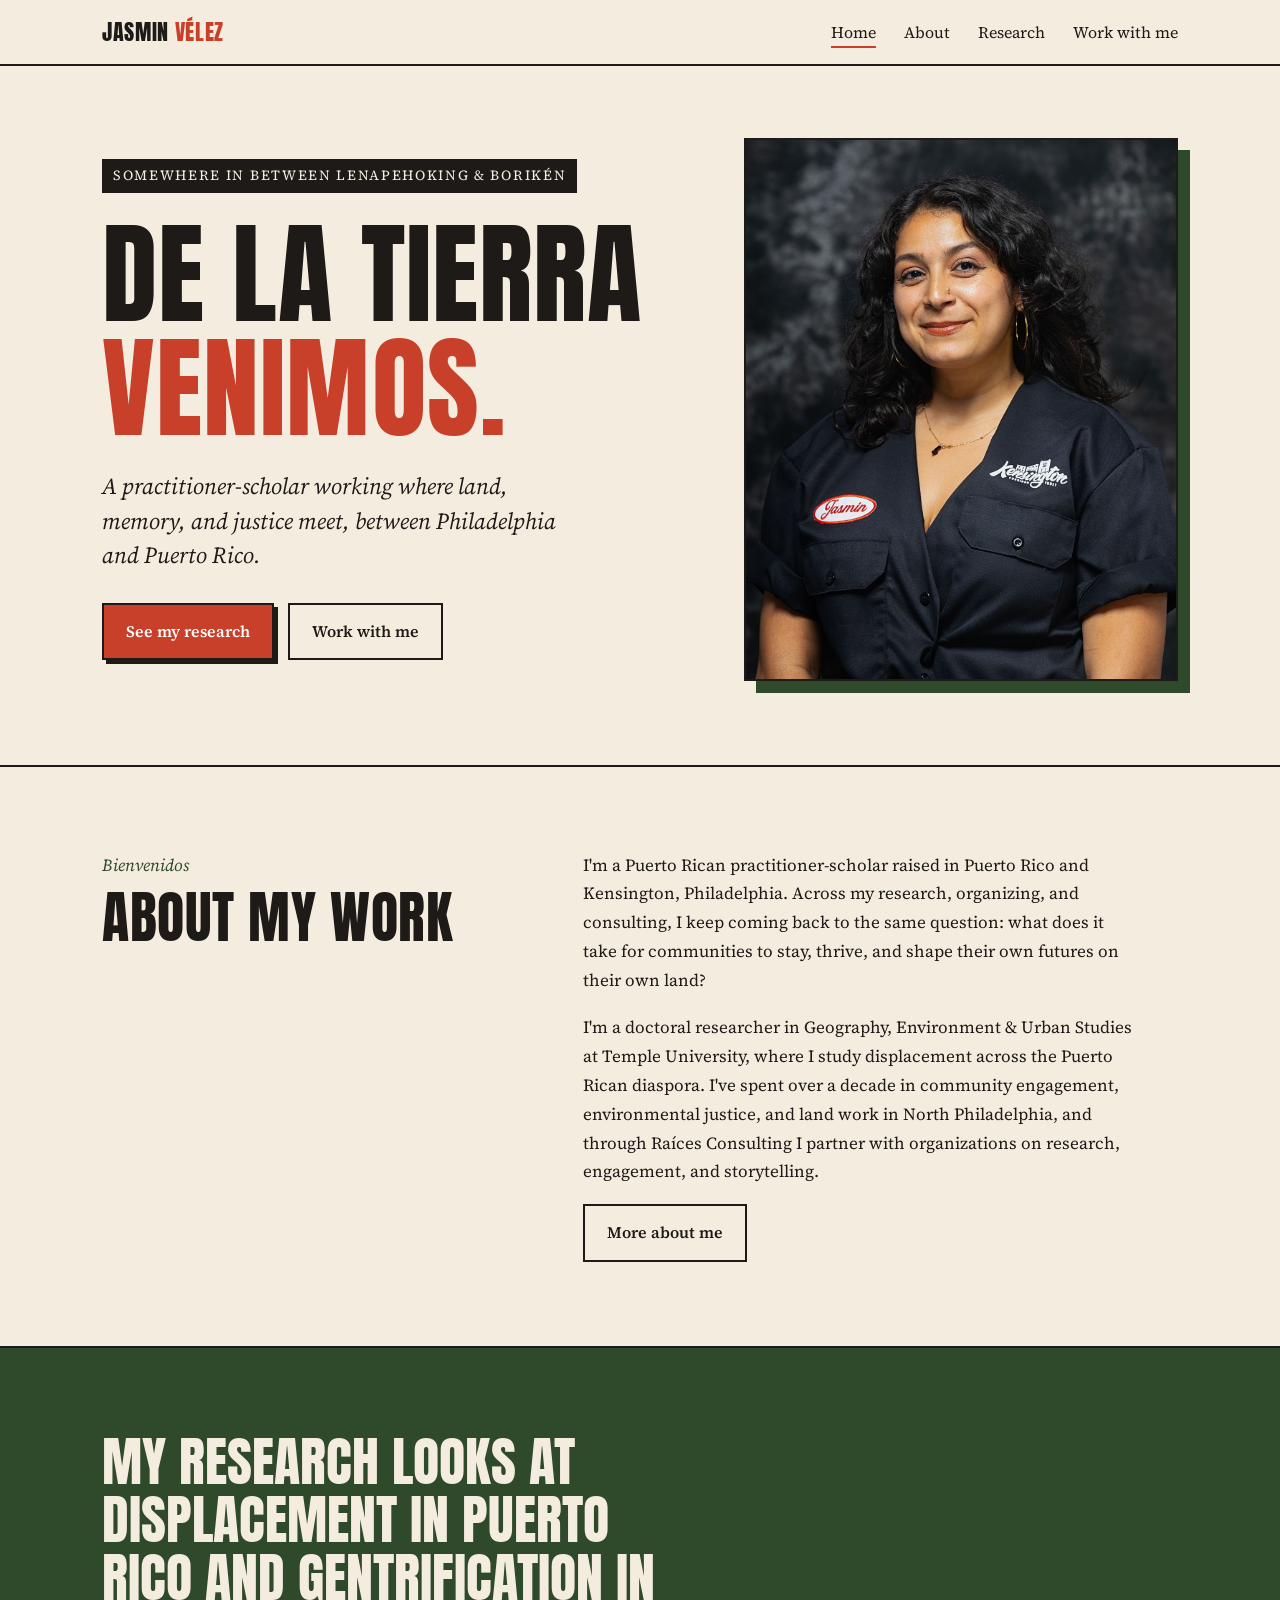
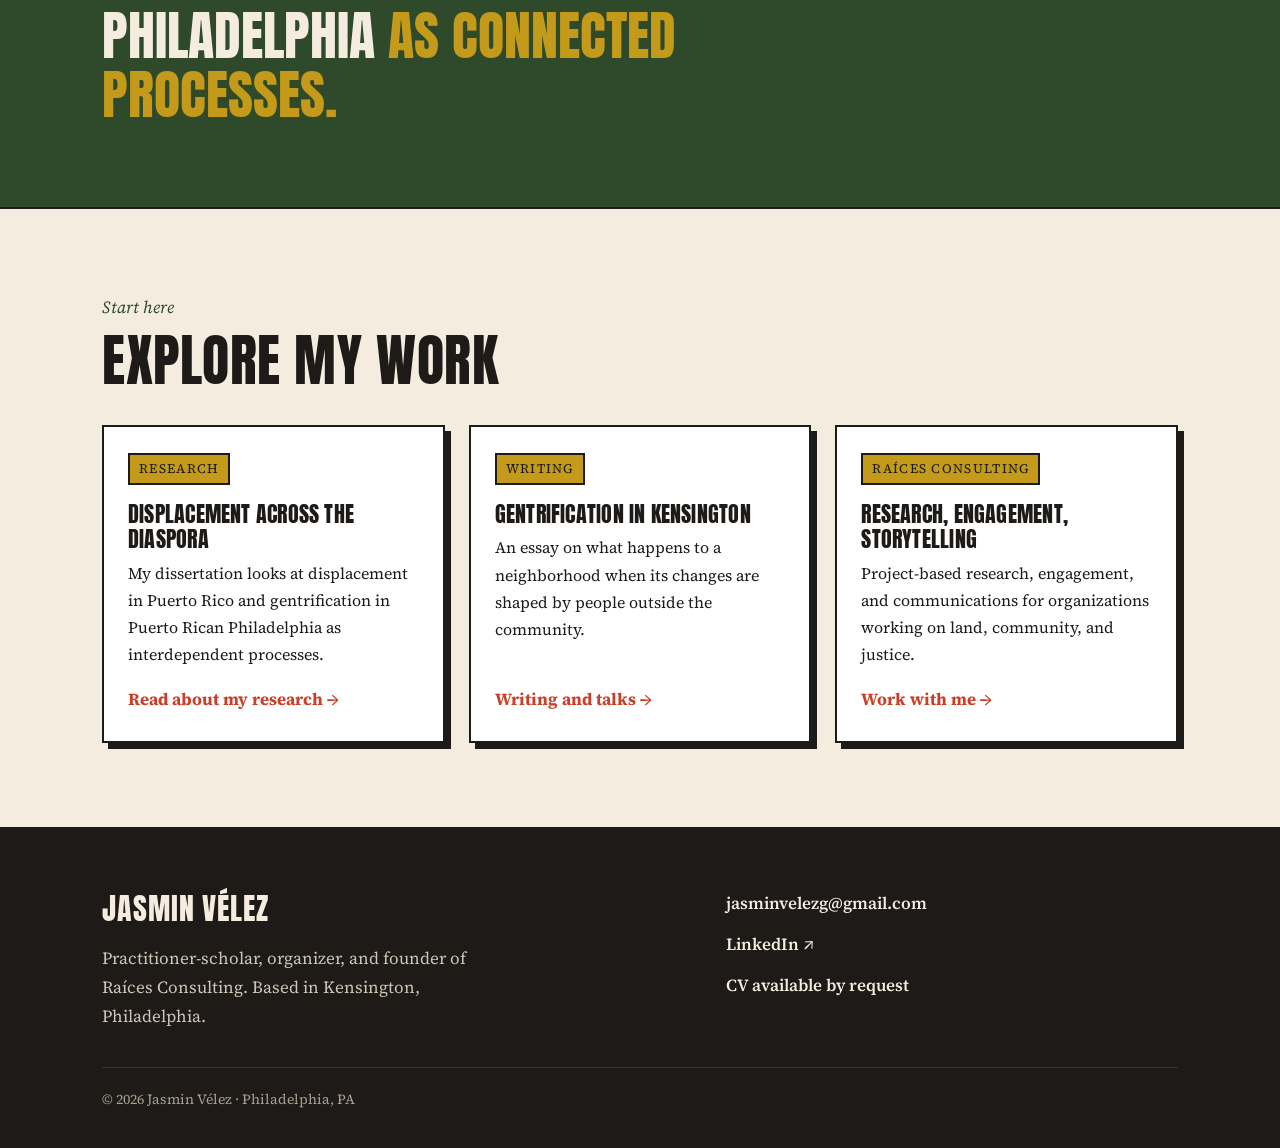
<file: index.html>
<!DOCTYPE html>
<html lang="en">
<head>
<meta charset="UTF-8">
<meta name="viewport" content="width=device-width, initial-scale=1.0">
<title>Jasmin Vélez · Practitioner-Scholar</title>
<meta name="description" content="Jasmin Vélez is a Puerto Rican practitioner-scholar researching land, displacement, and memory between Philadelphia and Puerto Rico.">
<meta property="og:title" content="Jasmin Vélez · Practitioner-Scholar">
<meta property="og:description" content="Research and organizing for land justice, between Kensington and Borikén.">
<meta property="og:image" content="https://www.jasminvelez.com/aboutme.JPG">
<meta property="og:url" content="https://www.jasminvelez.com/">
<link rel="icon" href="data:image/svg+xml,<svg xmlns='http://www.w3.org/2000/svg' viewBox='0 0 100 100'><rect width='100' height='100' fill='%23c8402a'/><text x='50' y='70' font-size='56' text-anchor='middle' fill='%23f4ecdf' font-family='Impact,sans-serif'>JV</text></svg>">
<link rel="preconnect" href="https://fonts.googleapis.com">
<link rel="preconnect" href="https://fonts.gstatic.com" crossorigin>
<link href="https://fonts.googleapis.com/css2?family=Anton&family=Source+Serif+4:ital,wght@0,400;0,600;0,700;1,400&display=swap" rel="stylesheet">
<link rel="stylesheet" href="style.css">
</head>
<body>
<a class="skip" href="#main">Skip to content</a>

<nav>
  <div class="wrap">
    <a href="index.html" class="logo">Jasmin <span>Vélez</span></a>
    <button class="menu-btn" aria-label="Open menu" aria-expanded="false">Menu</button>
    <ul class="links">
      <li><a href="index.html" class="active">Home</a></li>
      <li><a href="about.html">About</a></li>
      <li><a href="research.html">Research</a></li>
      <li><a href="work-with-me.html">Work with me</a></li>
    </ul>
  </div>
</nav>

<main id="main">

<header class="hero">
  <div class="wrap">
    <div>
      <span class="kicker">Somewhere in between Lenapehoking &amp; Borikén</span>
      <h1>De la tierra <em>venimos.</em></h1>
      <p class="lede">A practitioner-scholar working where land, memory, and justice meet, between Philadelphia and Puerto Rico.</p>
      <div class="btns">
        <a href="research.html" class="btn primary">See my research</a>
        <a href="work-with-me.html" class="btn">Work with me</a>
      </div>
    </div>
    <div class="portrait">
      <img src="aboutme.JPG" alt="Portrait of Jasmin Vélez">
    </div>
  </div>
</header>

<section>
  <div class="wrap two">
    <div>
      <span class="label">Bienvenidos</span>
      <h2>About my work</h2>
    </div>
    <div class="prose">
      <p>I'm a Puerto Rican practitioner-scholar raised in Puerto Rico and Kensington, Philadelphia. Across my research, organizing, and consulting, I keep coming back to the same question: what does it take for communities to stay, thrive, and shape their own futures on their own land?</p>
      <p>I'm a doctoral researcher in Geography, Environment &amp; Urban Studies at Temple University, where I study displacement across the Puerto Rican diaspora. I've spent over a decade in community engagement, environmental justice, and land work in North Philadelphia, and through Raíces Consulting I partner with organizations on research, engagement, and storytelling.</p>
      <a href="about.html" class="btn">More about me</a>
    </div>
  </div>
</section>

<section class="band-green">
  <div class="wrap">
    <p class="statement">My research looks at displacement in Puerto Rico and gentrification in Philadelphia <em>as connected processes.</em></p>
  </div>
</section>

<section>
  <div class="wrap">
    <span class="label">Start here</span>
    <h2>Explore my work</h2>
    <div class="cards">
      <a class="card" href="research.html">
        <span class="tag">Research</span>
        <h3>Displacement across the diaspora</h3>
        <p>My dissertation looks at displacement in Puerto Rico and gentrification in Puerto Rican Philadelphia as interdependent processes.</p>
        <span class="more">Read about my research →</span>
      </a>
      <a class="card" href="research.html#writing">
        <span class="tag">Writing</span>
        <h3>Gentrification in Kensington</h3>
        <p>An essay on what happens to a neighborhood when its changes are shaped by people outside the community.</p>
        <span class="more">Writing and talks →</span>
      </a>
      <a class="card" href="work-with-me.html">
        <span class="tag">Raíces Consulting</span>
        <h3>Research, engagement, storytelling</h3>
        <p>Project-based research, engagement, and communications for organizations working on land, community, and justice.</p>
        <span class="more">Work with me →</span>
      </a>
    </div>
  </div>
</section>

</main>

<footer>
  <div class="wrap">
    <div>
      <div class="logo">Jasmin Vélez</div>
      <p>Practitioner-scholar, organizer, and founder of Raíces Consulting. Based in Kensington, Philadelphia.</p>
    </div>
    <ul>
      <li><a href="mailto:jasminvelezg@gmail.com">jasminvelezg@gmail.com</a></li>
      <li><a href="https://www.linkedin.com/in/jasminvelez/" target="_blank" rel="noopener">LinkedIn ↗</a></li>
      <li><a href="mailto:jasminvelezg@gmail.com?subject=CV%20request">CV available by request</a></li>
    </ul>
    <div class="fine">© <span class="yr-now"></span> Jasmin Vélez · Philadelphia, PA</div>
  </div>
</footer>

<script>
  document.querySelectorAll('.yr-now').forEach(e => e.textContent = new Date().getFullYear());
  const btn = document.querySelector('.menu-btn'), links = document.querySelector('.links');
  btn.addEventListener('click', () => { const open = links.classList.toggle('open'); btn.setAttribute('aria-expanded', open); });
</script>
</body>
</html>
</file>
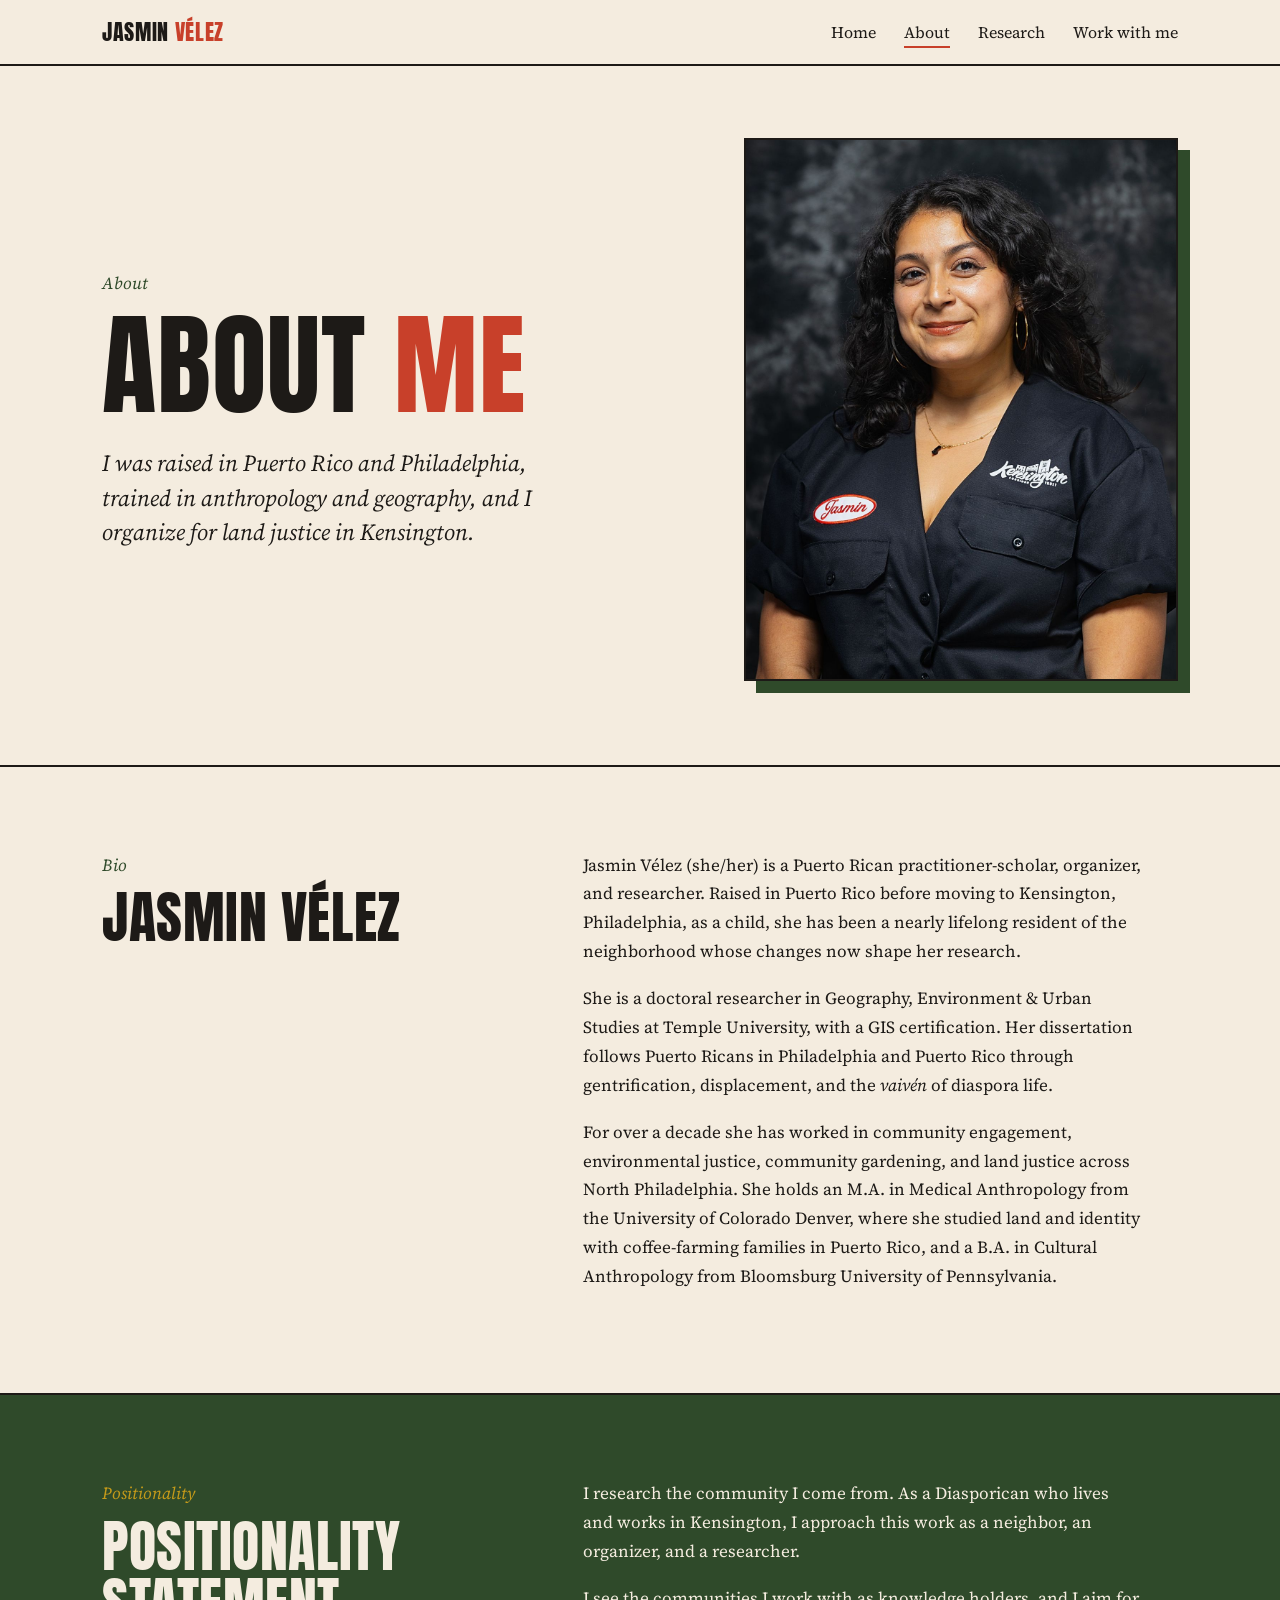
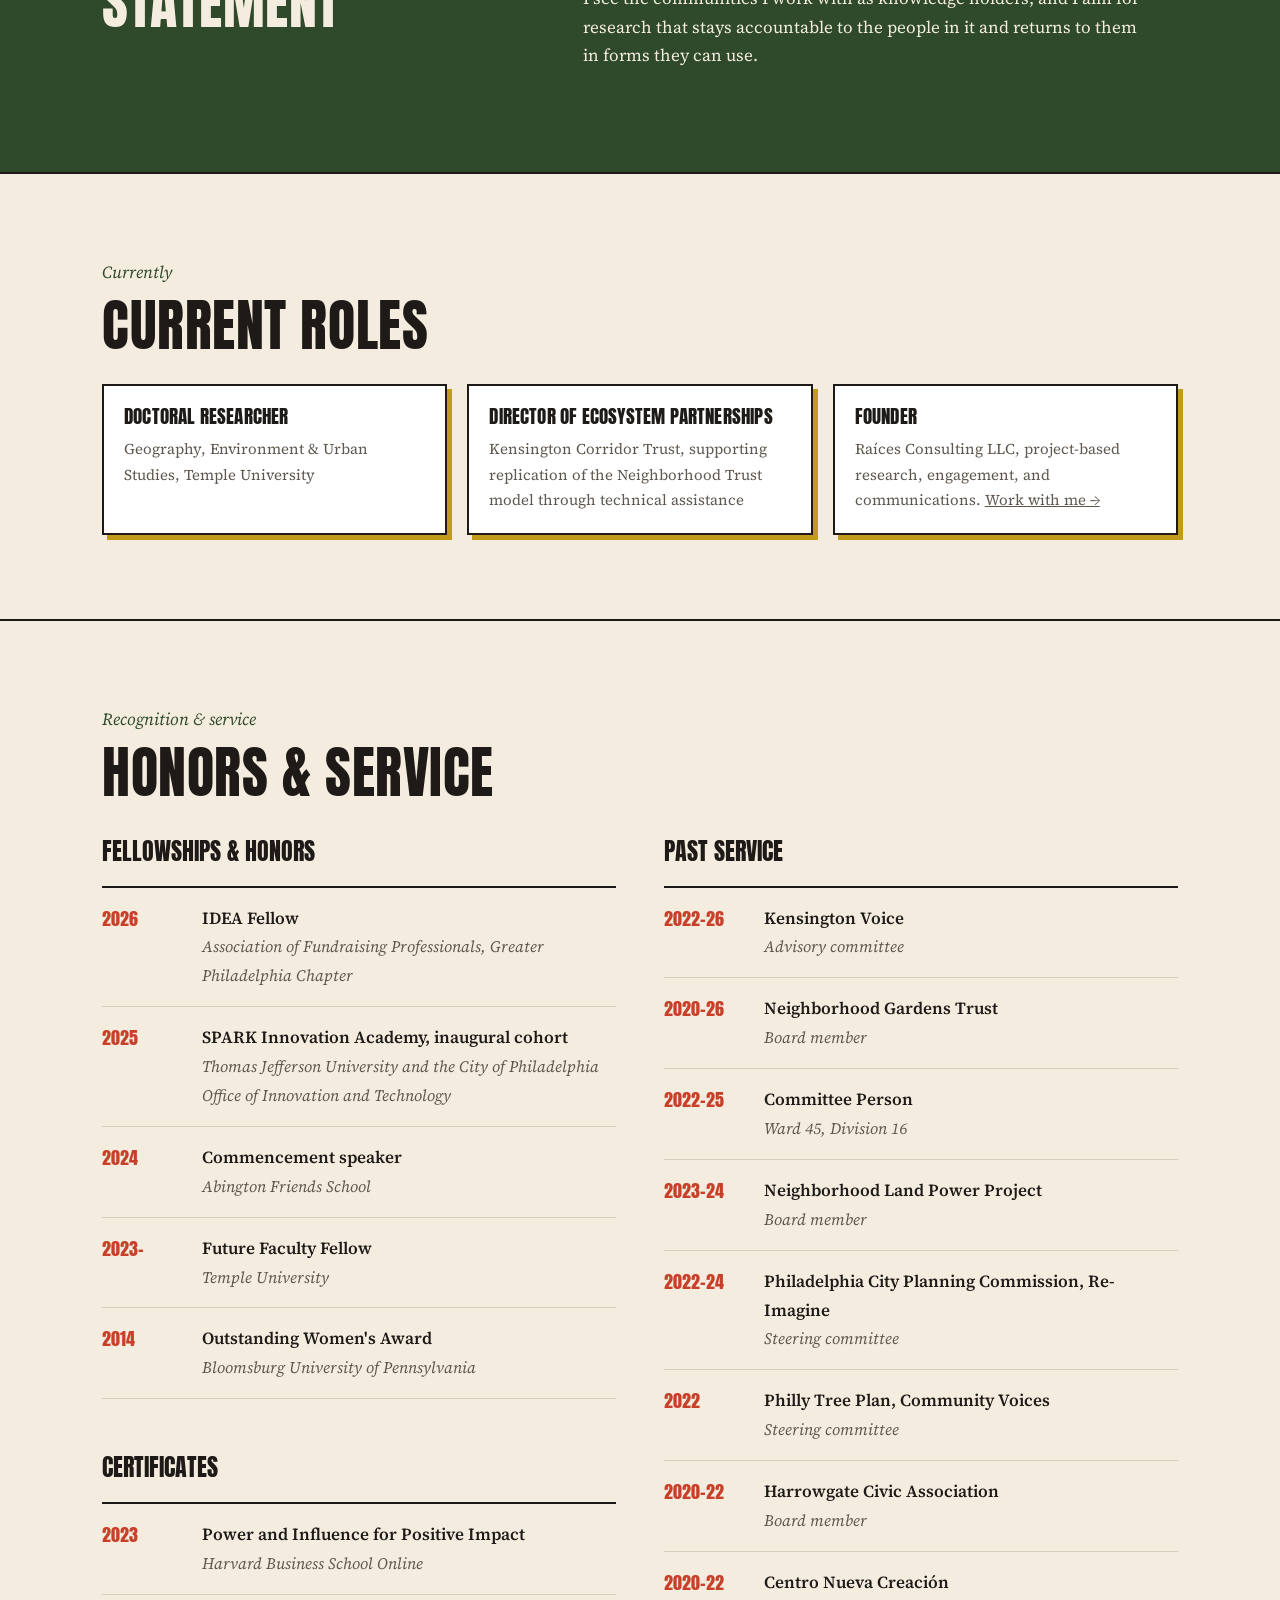
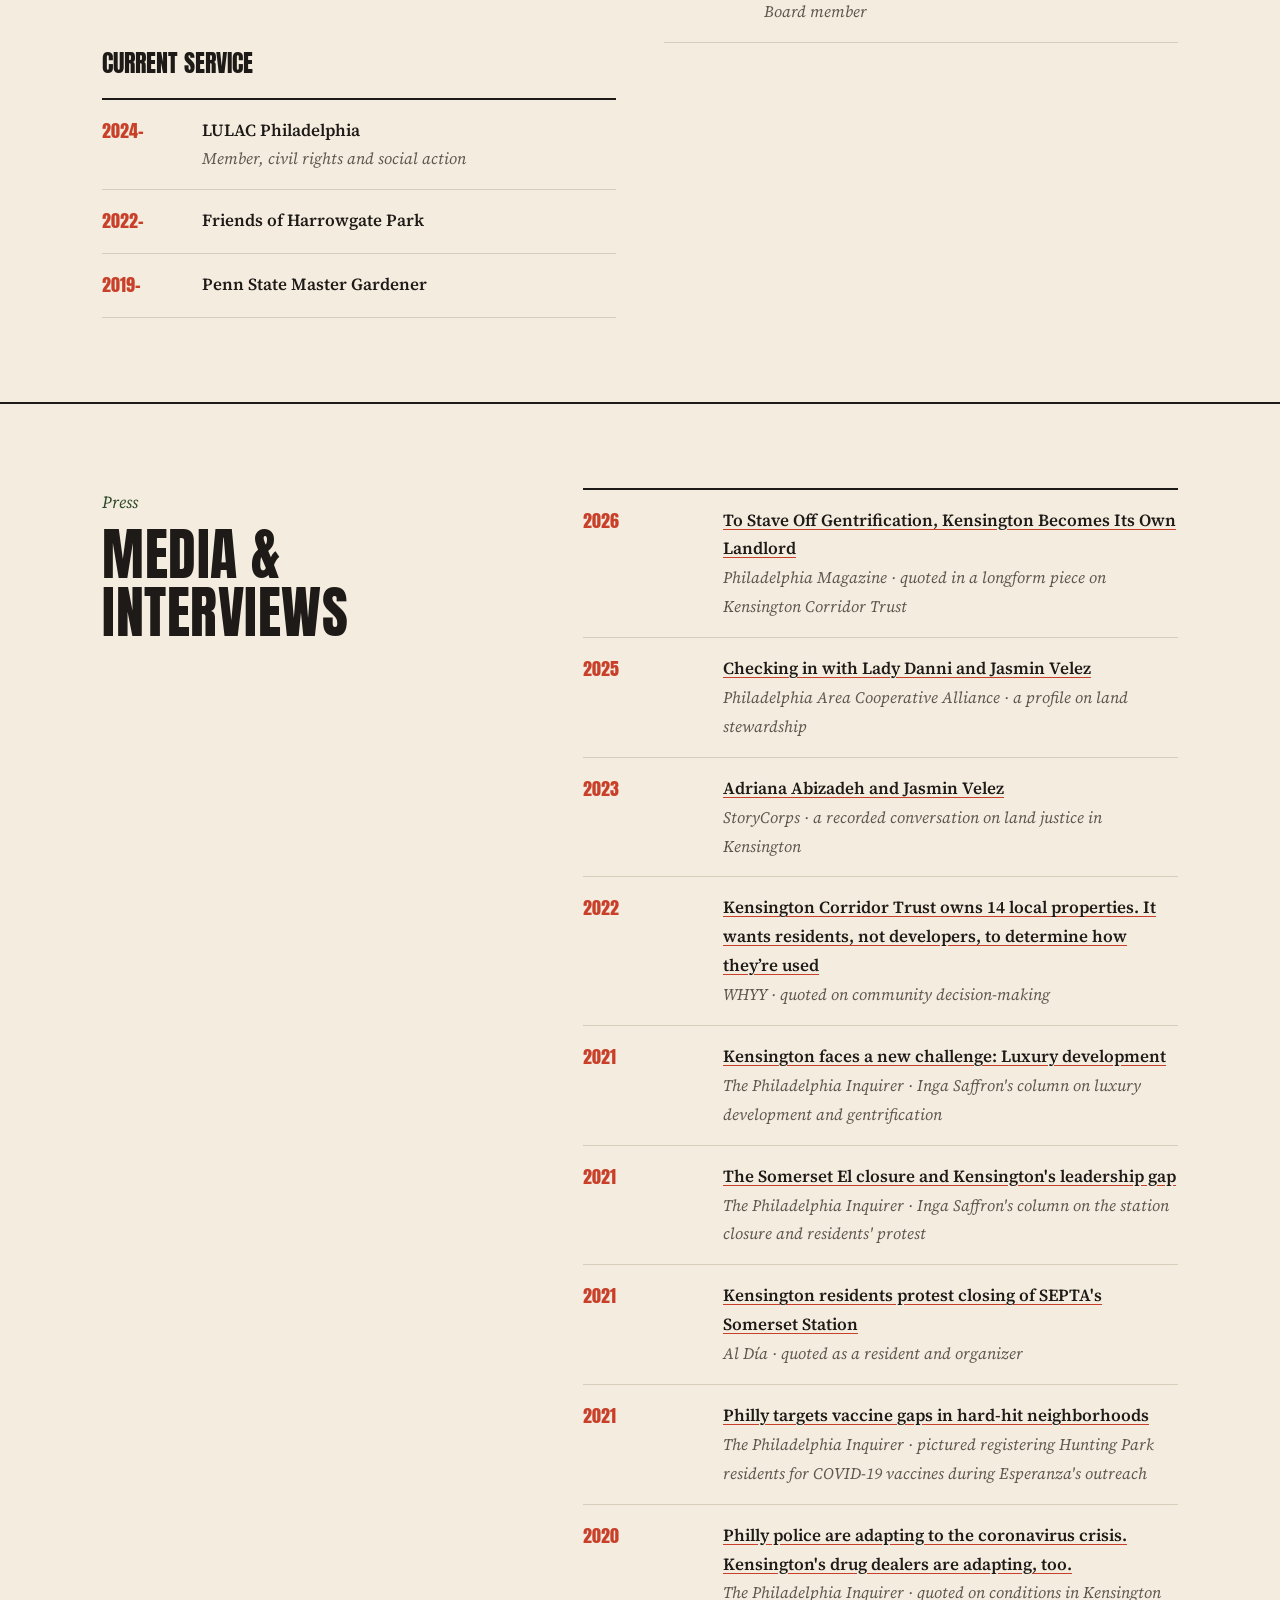
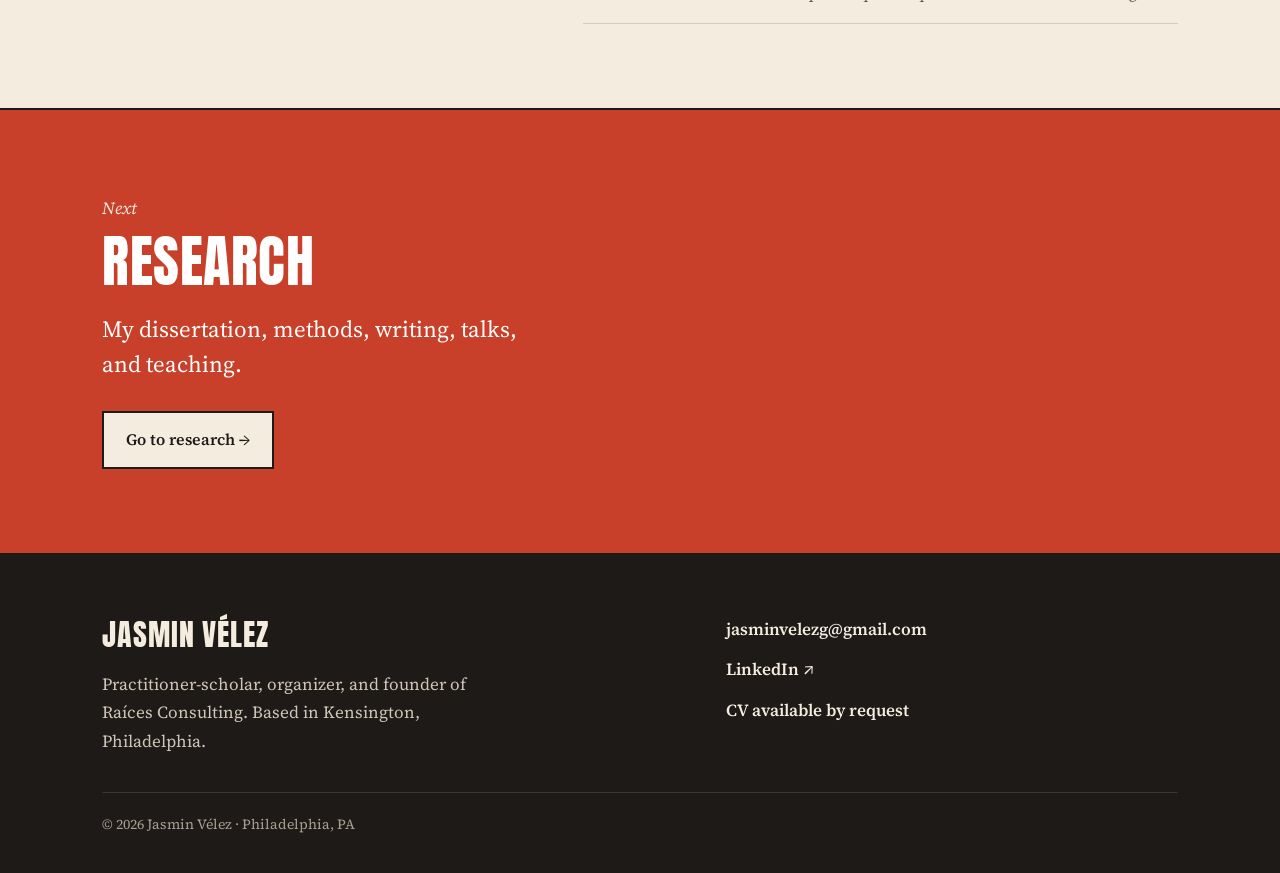
<file: about.html>
<!DOCTYPE html>
<html lang="en">
<head>
<meta charset="UTF-8">
<meta name="viewport" content="width=device-width, initial-scale=1.0">
<title>About · Jasmin Vélez</title>
<meta name="description" content="About Jasmin Vélez: Puerto Rican practitioner-scholar, organizer, and founder of Raíces Consulting, rooted in Kensington, Philadelphia.">
<meta property="og:title" content="About · Jasmin Vélez">
<meta property="og:image" content="https://www.jasminvelez.com/aboutme.JPG">
<link rel="icon" href="data:image/svg+xml,<svg xmlns='http://www.w3.org/2000/svg' viewBox='0 0 100 100'><rect width='100' height='100' fill='%23c8402a'/><text x='50' y='70' font-size='56' text-anchor='middle' fill='%23f4ecdf' font-family='Impact,sans-serif'>JV</text></svg>">
<link rel="preconnect" href="https://fonts.googleapis.com">
<link rel="preconnect" href="https://fonts.gstatic.com" crossorigin>
<link href="https://fonts.googleapis.com/css2?family=Anton&family=Source+Serif+4:ital,wght@0,400;0,600;0,700;1,400&display=swap" rel="stylesheet">
<link rel="stylesheet" href="style.css">
</head>
<body>
<a class="skip" href="#main">Skip to content</a>

<nav>
  <div class="wrap">
    <a href="index.html" class="logo">Jasmin <span>Vélez</span></a>
    <button class="menu-btn" aria-label="Open menu" aria-expanded="false">Menu</button>
    <ul class="links">
      <li><a href="index.html">Home</a></li>
      <li><a href="about.html" class="active">About</a></li>
      <li><a href="research.html">Research</a></li>
      <li><a href="work-with-me.html">Work with me</a></li>
    </ul>
  </div>
</nav>

<main id="main">

<header class="hero">
  <div class="wrap">
    <div>
      <span class="label">About</span>
      <h1>About <em>me</em></h1>
      <p class="lede">I was raised in Puerto Rico and Philadelphia, trained in anthropology and geography, and I organize for land justice in Kensington.</p>
    </div>
    <div class="portrait">
      <img src="aboutme.JPG" alt="Portrait of Jasmin Vélez">
    </div>
  </div>
</header>

<section>
  <div class="wrap two">
    <div>
      <span class="label">Bio</span>
      <h2>Jasmin Vélez</h2>
    </div>
    <div class="prose">
      <p>Jasmin Vélez (she/her) is a Puerto Rican practitioner-scholar, organizer, and researcher. Raised in Puerto Rico before moving to Kensington, Philadelphia, as a child, she has been a nearly lifelong resident of the neighborhood whose changes now shape her research.</p>
      <p>She is a doctoral researcher in Geography, Environment &amp; Urban Studies at Temple University, with a GIS certification. Her dissertation follows Puerto Ricans in Philadelphia and Puerto Rico through gentrification, displacement, and the <em>vaivén</em> of diaspora life.</p>
      <p>For over a decade she has worked in community engagement, environmental justice, community gardening, and land justice across North Philadelphia. She holds an M.A. in Medical Anthropology from the University of Colorado Denver, where she studied land and identity with coffee-farming families in Puerto Rico, and a B.A. in Cultural Anthropology from Bloomsburg University of Pennsylvania.</p>
    </div>
  </div>
</section>

<section class="band-green">
  <div class="wrap two">
    <div>
      <span class="label">Positionality</span>
      <h2>Positionality statement</h2>
    </div>
    <div class="prose">
      <!-- DRAFT: rewrite this in your own words -->
      <p>I research the community I come from. As a Diasporican who lives and works in Kensington, I approach this work as a neighbor, an organizer, and a researcher.</p>
      <p>I see the communities I work with as knowledge holders, and I aim for research that stays accountable to the people in it and returns to them in forms they can use.</p>
    </div>
  </div>
</section>

<section>
  <div class="wrap">
    <span class="label">Currently</span>
    <h2>Current roles</h2>
    <div class="roles">
      <div class="role">
        <h3>Doctoral researcher</h3>
        <p>Geography, Environment &amp; Urban Studies, Temple University</p>
      </div>
      <div class="role">
        <h3>Director of Ecosystem Partnerships</h3>
        <p>Kensington Corridor Trust, supporting replication of the Neighborhood Trust model through technical assistance</p>
      </div>
      <div class="role">
        <h3>Founder</h3>
        <p>Raíces Consulting LLC, project-based research, engagement, and communications. <a href="work-with-me.html">Work with me →</a></p>
      </div>
    </div>
  </div>
</section>

<section>
  <div class="wrap">
    <span class="label">Recognition &amp; service</span>
    <h2>Honors &amp; service</h2>
    <div class="cols2">
    <div>
      <p class="subhead">Fellowships &amp; honors</p>
      <ul class="list">
        <li><span class="yr">2026</span><div><strong>IDEA Fellow</strong><span class="where">Association of Fundraising Professionals, Greater Philadelphia Chapter</span></div></li>
        <li><span class="yr">2025</span><div><strong>SPARK Innovation Academy, inaugural cohort</strong><span class="where">Thomas Jefferson University and the City of Philadelphia Office of Innovation and Technology</span></div></li>
        <li><span class="yr">2024</span><div><strong>Commencement speaker</strong><span class="where">Abington Friends School</span></div></li>
        <li><span class="yr">2023–</span><div><strong>Future Faculty Fellow</strong><span class="where">Temple University</span></div></li>
        <li><span class="yr">2014</span><div><strong>Outstanding Women's Award</strong><span class="where">Bloomsburg University of Pennsylvania</span></div></li>
      </ul>

      <p class="subhead">Certificates</p>
      <ul class="list">
        <li><span class="yr">2023</span><div><strong>Power and Influence for Positive Impact</strong><span class="where">Harvard Business School Online</span></div></li>
      </ul>

      <p class="subhead">Current service</p>
      <ul class="list">
        <li><span class="yr">2024–</span><div><strong>LULAC Philadelphia</strong><span class="where">Member, civil rights and social action</span></div></li>
        <li><span class="yr">2022–</span><div><strong>Friends of Harrowgate Park</strong></div></li>
        <li><span class="yr">2019–</span><div><strong>Penn State Master Gardener</strong></div></li>
      </ul>
    </div>
    <div>
      <p class="subhead">Past service</p>
      <ul class="list">
        <li><span class="yr">2022–26</span><div><strong>Kensington Voice</strong><span class="where">Advisory committee</span></div></li>
        <li><span class="yr">2020–26</span><div><strong>Neighborhood Gardens Trust</strong><span class="where">Board member</span></div></li>
        <li><span class="yr">2022–25</span><div><strong>Committee Person</strong><span class="where">Ward 45, Division 16</span></div></li>
        <li><span class="yr">2023–24</span><div><strong>Neighborhood Land Power Project</strong><span class="where">Board member</span></div></li>
        <li><span class="yr">2022–24</span><div><strong>Philadelphia City Planning Commission, Re-Imagine</strong><span class="where">Steering committee</span></div></li>
        <li><span class="yr">2022</span><div><strong>Philly Tree Plan, Community Voices</strong><span class="where">Steering committee</span></div></li>
        <li><span class="yr">2020–22</span><div><strong>Harrowgate Civic Association</strong><span class="where">Board member</span></div></li>
        <li><span class="yr">2020–22</span><div><strong>Centro Nueva Creación</strong><span class="where">Board member</span></div></li>
      </ul>
    </div>
    </div>
  </div>
</section>

<section id="media">
  <div class="wrap two">
    <div>
      <span class="label">Press</span>
      <h2>Media &amp; interviews</h2>
    </div>
    <ul class="list">
      <li><span class="yr">2026</span><div><a href="https://www.phillymag.com/news/2026/02/06/kensington-corridor-trust/" target="_blank" rel="noopener"><strong>To Stave Off Gentrification, Kensington Becomes Its Own Landlord</strong></a><span class="where">Philadelphia Magazine · quoted in a longform piece on Kensington Corridor Trust</span></div></li>
      <li><span class="yr">2025</span><div><a href="https://philadelphia.coop/whats-happening-in-our-solidarity-economy-ecosystem-checking-in-with-lady-danni-and-jasmin-velez/" target="_blank" rel="noopener"><strong>Checking in with Lady Danni and Jasmin Velez</strong></a><span class="where">Philadelphia Area Cooperative Alliance · a profile on land stewardship</span></div></li>
      <li><span class="yr">2023</span><div><a href="https://archive.storycorps.org/interviews/adriana-abizadeh-and-jasmin-velez/" target="_blank" rel="noopener"><strong>Adriana Abizadeh and Jasmin Velez</strong></a><span class="where">StoryCorps · a recorded conversation on land justice in Kensington</span></div></li>
      <li><span class="yr">2022</span><div><a href="https://whyy.org/articles/kensington-corridor-trust-14-local-properties-residents-input/" target="_blank" rel="noopener"><strong>Kensington Corridor Trust owns 14 local properties. It wants residents, not developers, to determine how they’re used</strong></a><span class="where">WHYY · quoted on community decision-making</span></div></li>
      <li><span class="yr">2021</span><div><a href="https://www.inquirer.com/real-estate/inga-saffron/kensington-gentrification-shift-capital-drugs-opioids-impact-services-neighborhood-development-housing-maken-fels-fund-inga-saffron-20210210.html" target="_blank" rel="noopener"><strong>Kensington faces a new challenge: Luxury development</strong></a><span class="where">The Philadelphia Inquirer · Inga Saffron's column on luxury development and gentrification</span></div></li>
      <li><span class="yr">2021</span><div><a href="https://www.inquirer.com/real-estate/inga-saffron/septa-mayor-kenney-market-frankford-el-somerset-station-closure-opioid-crisis-leadership-governance-failure-20210328.html" target="_blank" rel="noopener"><strong>The Somerset El closure and Kensington's leadership gap</strong></a><span class="where">The Philadelphia Inquirer · Inga Saffron's column on the station closure and residents' protest</span></div></li>
      <li><span class="yr">2021</span><div><a href="https://aldianews.com/politics/policy/safety-and-solutions-now" target="_blank" rel="noopener"><strong>Kensington residents protest closing of SEPTA's Somerset Station</strong></a><span class="where">Al Día · quoted as a resident and organizer</span></div></li>
      <li><span class="yr">2021</span><div><a href="https://www.inquirer.com/news/philadelphia-covid-vaccine-zip-codes-20210402.html" target="_blank" rel="noopener"><strong>Philly targets vaccine gaps in hard-hit neighborhoods</strong></a><span class="where">The Philadelphia Inquirer · pictured registering Hunting Park residents for COVID-19 vaccines during Esperanza's outreach</span></div></li>
      <li><span class="yr">2020</span><div><a href="https://www.inquirer.com/news/philadelphia-police-narcotics-drugs-kensington-danielle-outlaw-20200403.html" target="_blank" rel="noopener"><strong>Philly police are adapting to the coronavirus crisis. Kensington's drug dealers are adapting, too.</strong></a><span class="where">The Philadelphia Inquirer · quoted on conditions in Kensington</span></div></li>
    </ul>
  </div>
</section>

<section class="band-red">
  <div class="wrap">
    <span class="label">Next</span>
    <h2>Research</h2>
    <p class="lede">My dissertation, methods, writing, talks, and teaching.</p>
    <div class="btns"><a href="research.html" class="btn">Go to research →</a></div>
  </div>
</section>

</main>

<footer>
  <div class="wrap">
    <div>
      <div class="logo">Jasmin Vélez</div>
      <p>Practitioner-scholar, organizer, and founder of Raíces Consulting. Based in Kensington, Philadelphia.</p>
    </div>
    <ul>
      <li><a href="mailto:jasminvelezg@gmail.com">jasminvelezg@gmail.com</a></li>
      <li><a href="https://www.linkedin.com/in/jasminvelez/" target="_blank" rel="noopener">LinkedIn ↗</a></li>
      <li><a href="mailto:jasminvelezg@gmail.com?subject=CV%20request">CV available by request</a></li>
    </ul>
    <div class="fine">© <span class="yr-now"></span> Jasmin Vélez · Philadelphia, PA</div>
  </div>
</footer>

<script>
  document.querySelectorAll('.yr-now').forEach(e => e.textContent = new Date().getFullYear());
  const btn = document.querySelector('.menu-btn'), links = document.querySelector('.links');
  btn.addEventListener('click', () => { const open = links.classList.toggle('open'); btn.setAttribute('aria-expanded', open); });
</script>
</body>
</html>
</file>
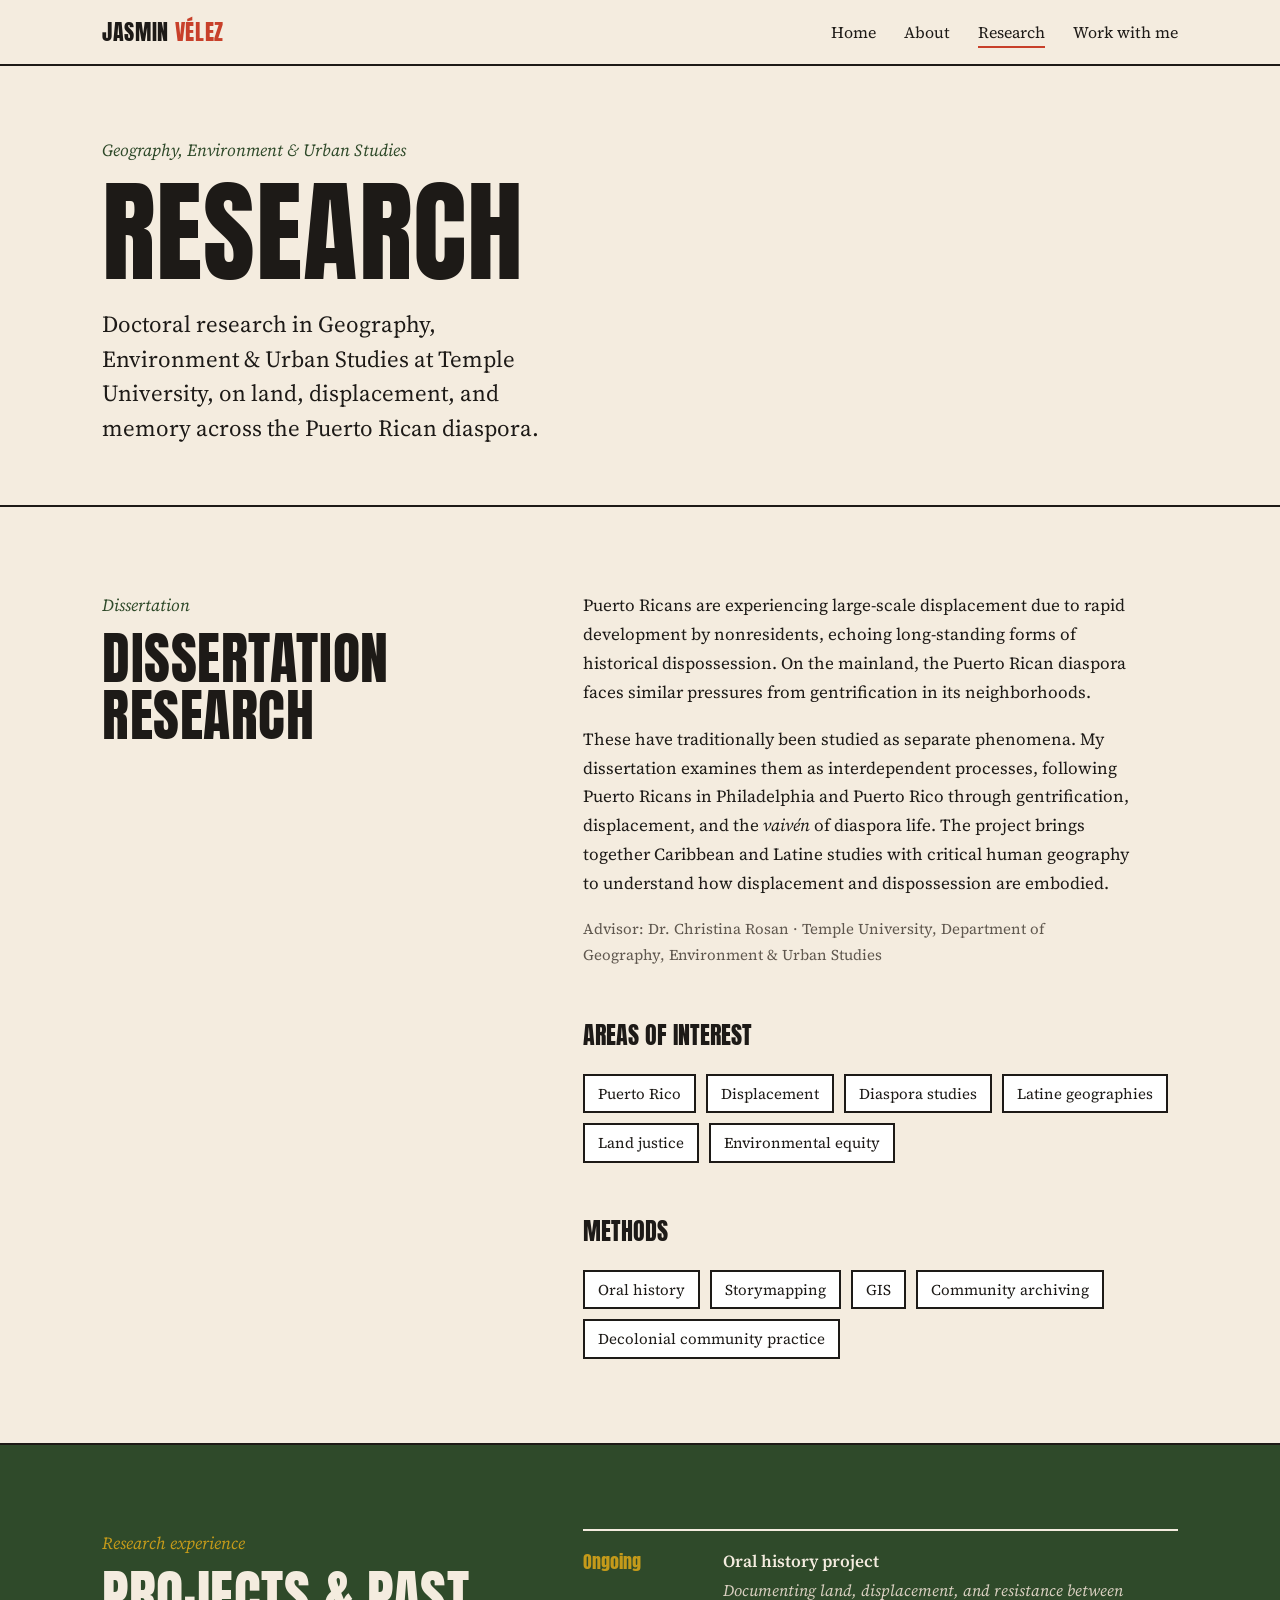
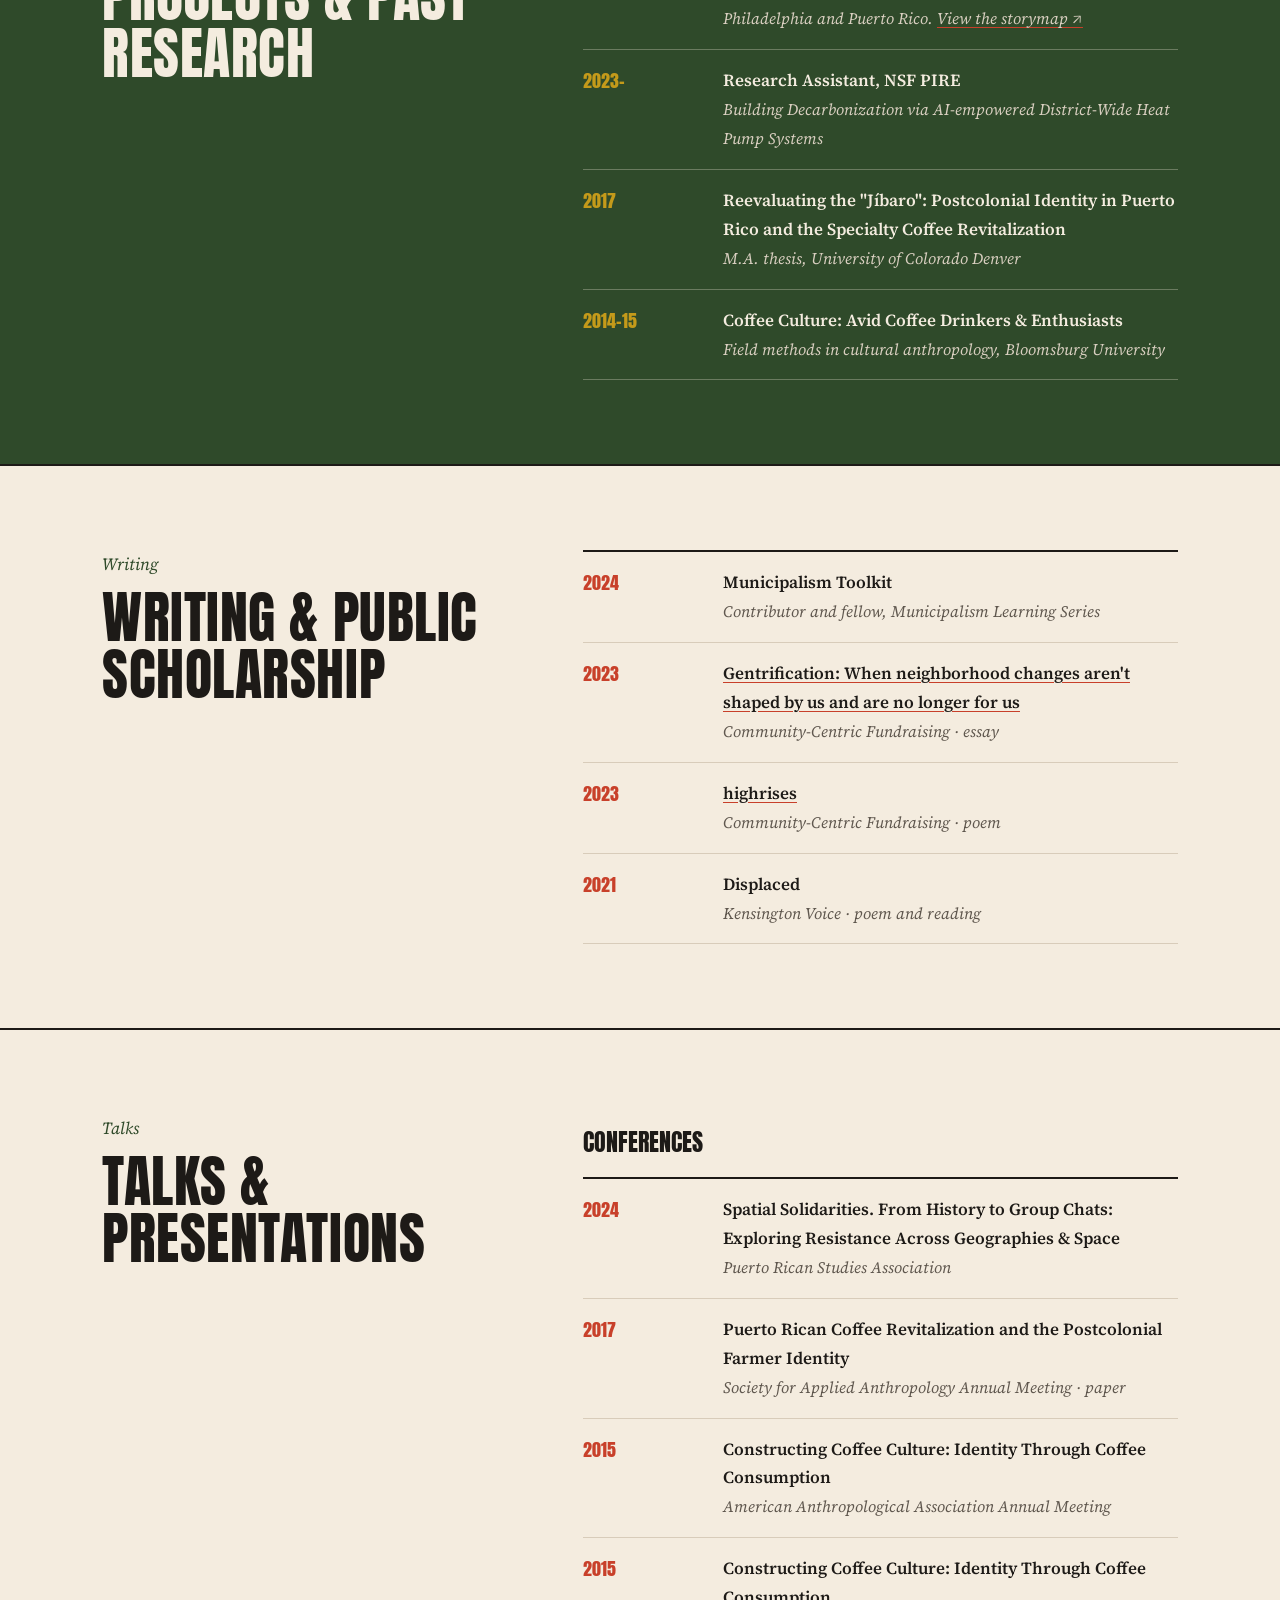
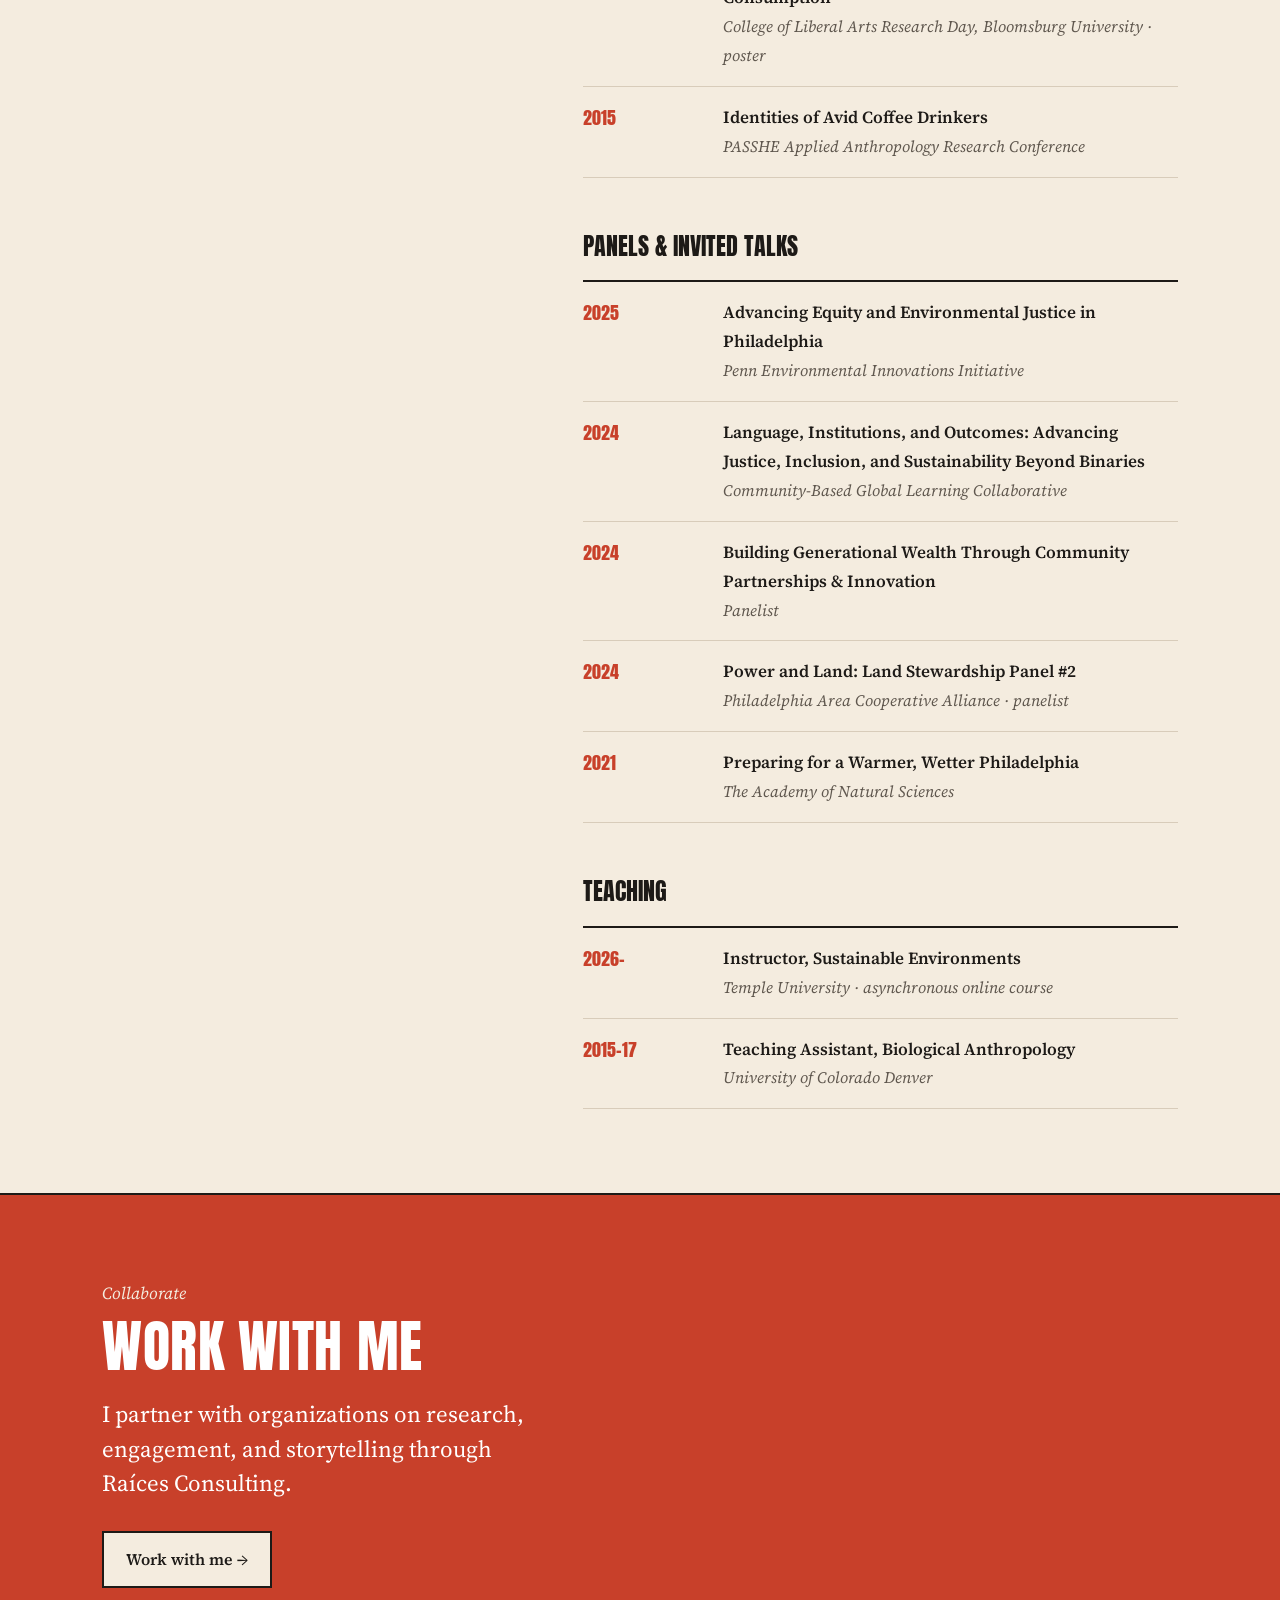
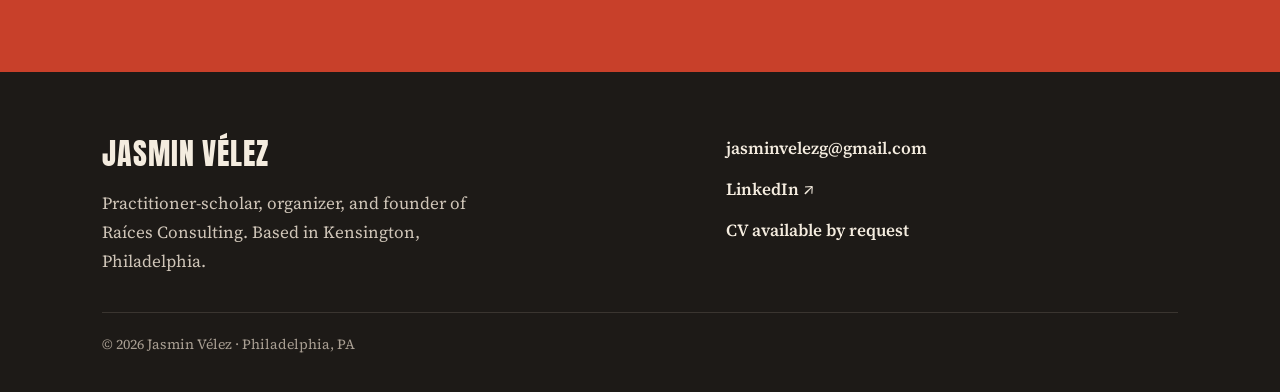
<file: research.html>
<!DOCTYPE html>
<html lang="en">
<head>
<meta charset="UTF-8">
<meta name="viewport" content="width=device-width, initial-scale=1.0">
<title>Research · Jasmin Vélez</title>
<meta name="description" content="Jasmin Vélez's doctoral research on Puerto Rican displacement in Philadelphia and Puerto Rico, plus writing, talks, and teaching.">
<meta property="og:title" content="Research · Jasmin Vélez">
<meta property="og:image" content="https://www.jasminvelez.com/aboutme.JPG">
<link rel="icon" href="data:image/svg+xml,<svg xmlns='http://www.w3.org/2000/svg' viewBox='0 0 100 100'><rect width='100' height='100' fill='%23c8402a'/><text x='50' y='70' font-size='56' text-anchor='middle' fill='%23f4ecdf' font-family='Impact,sans-serif'>JV</text></svg>">
<link rel="preconnect" href="https://fonts.googleapis.com">
<link rel="preconnect" href="https://fonts.gstatic.com" crossorigin>
<link href="https://fonts.googleapis.com/css2?family=Anton&family=Source+Serif+4:ital,wght@0,400;0,600;0,700;1,400&display=swap" rel="stylesheet">
<link rel="stylesheet" href="style.css">
</head>
<body>
<a class="skip" href="#main">Skip to content</a>

<nav>
  <div class="wrap">
    <a href="index.html" class="logo">Jasmin <span>Vélez</span></a>
    <button class="menu-btn" aria-label="Open menu" aria-expanded="false">Menu</button>
    <ul class="links">
      <li><a href="index.html">Home</a></li>
      <li><a href="about.html">About</a></li>
      <li><a href="research.html" class="active">Research</a></li>
      <li><a href="work-with-me.html">Work with me</a></li>
    </ul>
  </div>
</nav>

<main id="main">

<header class="page-head">
  <div class="wrap">
    <span class="label">Geography, Environment &amp; Urban Studies</span>
    <h1>Research</h1>
    <p class="lede">Doctoral research in Geography, Environment &amp; Urban Studies at Temple University, on land, displacement, and memory across the Puerto Rican diaspora.</p>
  </div>
</header>

<section>
  <div class="wrap two">
    <div>
      <span class="label">Dissertation</span>
      <h2>Dissertation research</h2>
    </div>
    <div class="prose">
      <p>Puerto Ricans are experiencing large-scale displacement due to rapid development by nonresidents, echoing long-standing forms of historical dispossession. On the mainland, the Puerto Rican diaspora faces similar pressures from gentrification in its neighborhoods.</p>
      <p>These have traditionally been studied as separate phenomena. My dissertation examines them as interdependent processes, following Puerto Ricans in Philadelphia and Puerto Rico through gentrification, displacement, and the <em>vaivén</em> of diaspora life. The project brings together Caribbean and Latine studies with critical human geography to understand how displacement and dispossession are embodied.</p>
      <p class="small">Advisor: Dr. Christina Rosan · Temple University, Department of Geography, Environment &amp; Urban Studies</p>
      <p class="subhead">Areas of interest</p>
      <ul class="pills">
        <li>Puerto Rico</li><li>Displacement</li><li>Diaspora studies</li><li>Latine geographies</li><li>Land justice</li><li>Environmental equity</li>
      </ul>
      <p class="subhead">Methods</p>
      <ul class="pills">
        <li>Oral history</li><li>Storymapping</li><li>GIS</li><li>Community archiving</li><li>Decolonial community practice</li>
      </ul>
    </div>
  </div>
</section>

<section class="band-green">
  <div class="wrap two">
    <div>
      <span class="label">Research experience</span>
      <h2>Projects &amp; past research</h2>
    </div>
    <ul class="list">
      <li><span class="yr">Ongoing</span><div><strong>Oral history project</strong><span class="where">Documenting land, displacement, and resistance between Philadelphia and Puerto Rico. <a href="https://storymaps.arcgis.com/stories/b8d7f4880a9e4d1db71c40e7a9cea85b" target="_blank" rel="noopener">View the storymap ↗</a></span></div></li>
      <li><span class="yr">2023–</span><div><strong>Research Assistant, NSF PIRE</strong><span class="where">Building Decarbonization via AI-empowered District-Wide Heat Pump Systems</span></div></li>
      <li><span class="yr">2017</span><div><strong>Reevaluating the "Jíbaro": Postcolonial Identity in Puerto Rico and the Specialty Coffee Revitalization</strong><span class="where">M.A. thesis, University of Colorado Denver</span></div></li>
      <li><span class="yr">2014–15</span><div><strong>Coffee Culture: Avid Coffee Drinkers &amp; Enthusiasts</strong><span class="where">Field methods in cultural anthropology, Bloomsburg University</span></div></li>
    </ul>
  </div>
</section>

<section id="writing">
  <div class="wrap two">
    <div>
      <span class="label">Writing</span>
      <h2>Writing &amp; public scholarship</h2>
    </div>
    <ul class="list">
      <li><span class="yr">2024</span><div><strong>Municipalism Toolkit</strong><span class="where">Contributor and fellow, Municipalism Learning Series</span></div></li>
      <li><span class="yr">2023</span><div><a href="https://communitycentricfundraising.org/2023/05/15/gentrification-when-neighborhood-changes-arent-shaped-by-us-and-are-no-longer-for-us/" target="_blank" rel="noopener"><strong>Gentrification: When neighborhood changes aren't shaped by us and are no longer for us</strong></a><span class="where">Community-Centric Fundraising · essay</span></div></li>
      <li><span class="yr">2023</span><div><a href="https://communitycentricfundraising.org/2023/02/13/highrises/" target="_blank" rel="noopener"><strong>highrises</strong></a><span class="where">Community-Centric Fundraising · poem</span></div></li>
      <li><span class="yr">2021</span><div><strong>Displaced</strong><span class="where">Kensington Voice · poem and reading</span></div></li>
    </ul>
  </div>
</section>

<section id="talks">
  <div class="wrap two">
    <div>
      <span class="label">Talks</span>
      <h2>Talks &amp; presentations</h2>
    </div>
    <div>
      <p class="subhead">Conferences</p>
      <ul class="list">
        <li><span class="yr">2024</span><div><strong>Spatial Solidarities. From History to Group Chats: Exploring Resistance Across Geographies &amp; Space</strong><span class="where">Puerto Rican Studies Association</span></div></li>
        <li><span class="yr">2017</span><div><strong>Puerto Rican Coffee Revitalization and the Postcolonial Farmer Identity</strong><span class="where">Society for Applied Anthropology Annual Meeting · paper</span></div></li>
        <li><span class="yr">2015</span><div><strong>Constructing Coffee Culture: Identity Through Coffee Consumption</strong><span class="where">American Anthropological Association Annual Meeting</span></div></li>
        <li><span class="yr">2015</span><div><strong>Constructing Coffee Culture: Identity Through Coffee Consumption</strong><span class="where">College of Liberal Arts Research Day, Bloomsburg University · poster</span></div></li>
        <li><span class="yr">2015</span><div><strong>Identities of Avid Coffee Drinkers</strong><span class="where">PASSHE Applied Anthropology Research Conference</span></div></li>
      </ul>

      <p class="subhead">Panels &amp; invited talks</p>
      <ul class="list">
        <li><span class="yr">2025</span><div><strong>Advancing Equity and Environmental Justice in Philadelphia</strong><span class="where">Penn Environmental Innovations Initiative</span></div></li>
        <li><span class="yr">2024</span><div><strong>Language, Institutions, and Outcomes: Advancing Justice, Inclusion, and Sustainability Beyond Binaries</strong><span class="where">Community-Based Global Learning Collaborative</span></div></li>
        <li><span class="yr">2024</span><div><strong>Building Generational Wealth Through Community Partnerships &amp; Innovation</strong><span class="where">Panelist</span></div></li>
        <li><span class="yr">2024</span><div><strong>Power and Land: Land Stewardship Panel #2</strong><span class="where">Philadelphia Area Cooperative Alliance · panelist</span></div></li>
        <li><span class="yr">2021</span><div><strong>Preparing for a Warmer, Wetter Philadelphia</strong><span class="where">The Academy of Natural Sciences</span></div></li>
      </ul>

      <p class="subhead">Teaching</p>
      <ul class="list">
        <li><span class="yr">2026–</span><div><strong>Instructor, Sustainable Environments</strong><span class="where">Temple University · asynchronous online course</span></div></li>
        <li><span class="yr">2015–17</span><div><strong>Teaching Assistant, Biological Anthropology</strong><span class="where">University of Colorado Denver</span></div></li>
      </ul>
    </div>
  </div>
</section>

<section class="band-red">
  <div class="wrap">
    <span class="label">Collaborate</span>
    <h2>Work with me</h2>
    <p class="lede">I partner with organizations on research, engagement, and storytelling through Raíces Consulting.</p>
    <div class="btns"><a href="work-with-me.html" class="btn">Work with me →</a></div>
  </div>
</section>

</main>

<footer>
  <div class="wrap">
    <div>
      <div class="logo">Jasmin Vélez</div>
      <p>Practitioner-scholar, organizer, and founder of Raíces Consulting. Based in Kensington, Philadelphia.</p>
    </div>
    <ul>
      <li><a href="mailto:jasminvelezg@gmail.com">jasminvelezg@gmail.com</a></li>
      <li><a href="https://www.linkedin.com/in/jasminvelez/" target="_blank" rel="noopener">LinkedIn ↗</a></li>
      <li><a href="mailto:jasminvelezg@gmail.com?subject=CV%20request">CV available by request</a></li>
    </ul>
    <div class="fine">© <span class="yr-now"></span> Jasmin Vélez · Philadelphia, PA</div>
  </div>
</footer>

<script>
  document.querySelectorAll('.yr-now').forEach(e => e.textContent = new Date().getFullYear());
  const btn = document.querySelector('.menu-btn'), links = document.querySelector('.links');
  btn.addEventListener('click', () => { const open = links.classList.toggle('open'); btn.setAttribute('aria-expanded', open); });
</script>
</body>
</html>
</file>
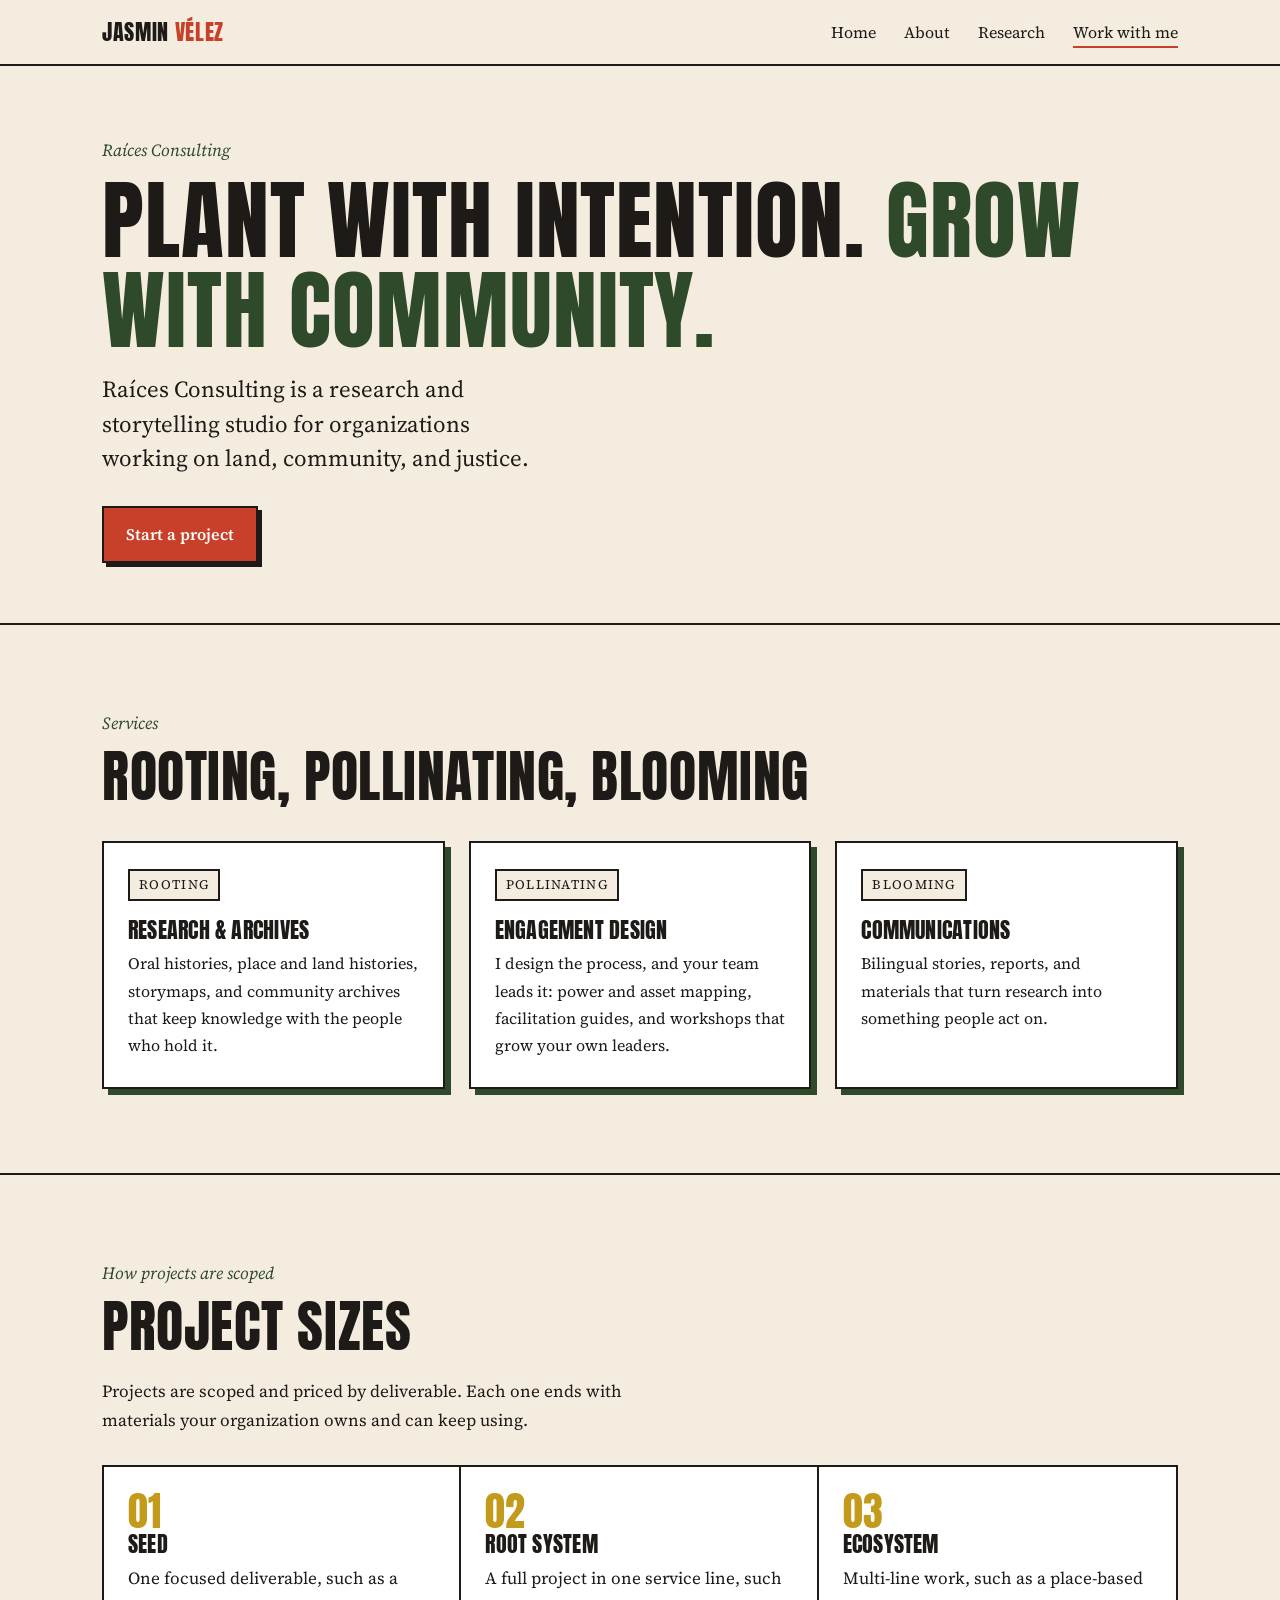
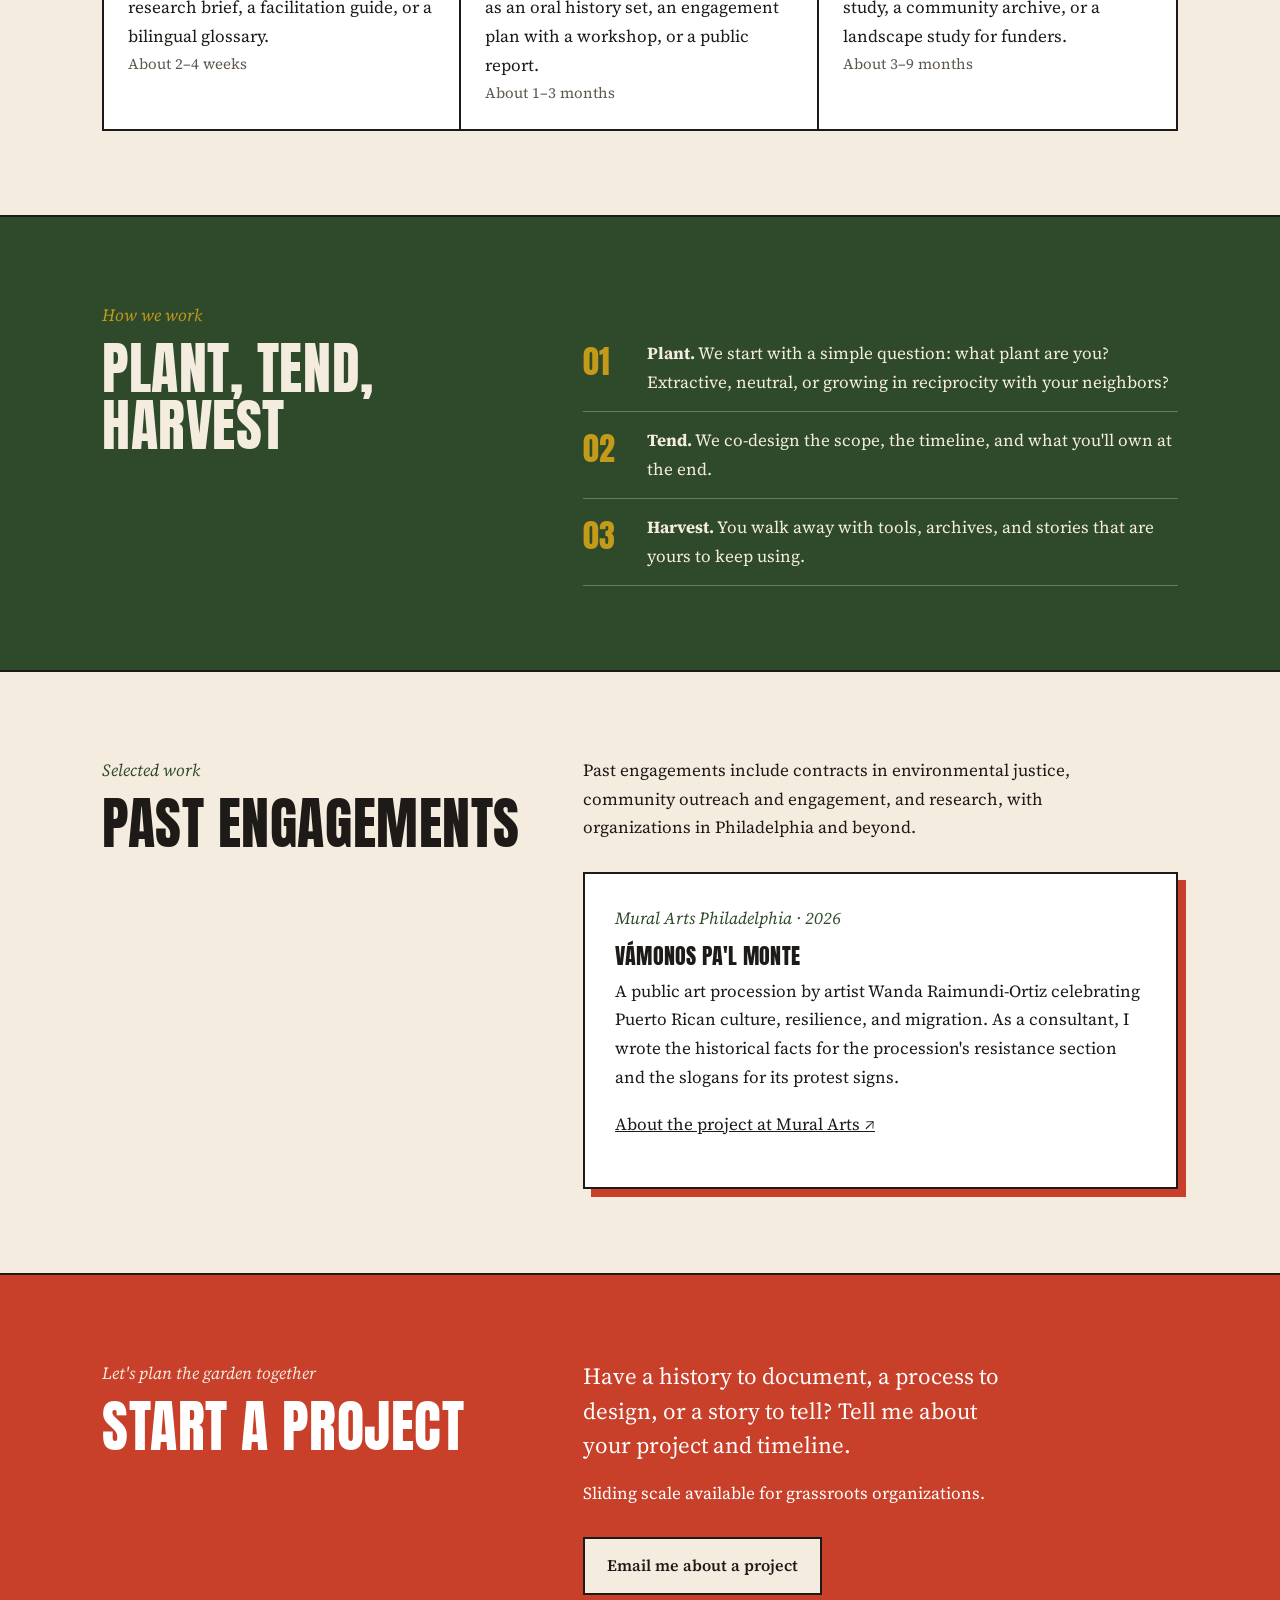
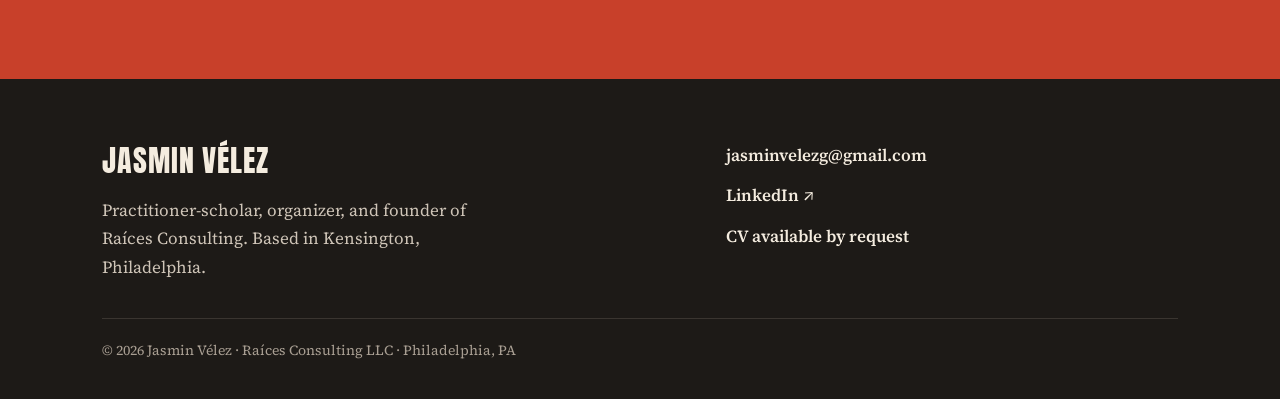
<file: work-with-me.html>
<!DOCTYPE html>
<html lang="en">
<head>
<meta charset="UTF-8">
<meta name="viewport" content="width=device-width, initial-scale=1.0">
<title>Work with me · Raíces Consulting · Jasmin Vélez</title>
<meta name="description" content="Raíces Consulting: project-based research, archives, engagement design, and bilingual communications for land justice and community-rooted work.">
<meta property="og:title" content="Work with me · Raíces Consulting">
<meta property="og:image" content="https://www.jasminvelez.com/aboutme.JPG">
<link rel="icon" href="data:image/svg+xml,<svg xmlns='http://www.w3.org/2000/svg' viewBox='0 0 100 100'><rect width='100' height='100' fill='%23c8402a'/><text x='50' y='70' font-size='56' text-anchor='middle' fill='%23f4ecdf' font-family='Impact,sans-serif'>JV</text></svg>">
<link rel="preconnect" href="https://fonts.googleapis.com">
<link rel="preconnect" href="https://fonts.gstatic.com" crossorigin>
<link href="https://fonts.googleapis.com/css2?family=Anton&family=Source+Serif+4:ital,wght@0,400;0,600;0,700;1,400&display=swap" rel="stylesheet">
<link rel="stylesheet" href="style.css">
</head>
<body class="raices">
<a class="skip" href="#main">Skip to content</a>

<nav>
  <div class="wrap">
    <a href="index.html" class="logo">Jasmin <span>Vélez</span></a>
    <button class="menu-btn" aria-label="Open menu" aria-expanded="false">Menu</button>
    <ul class="links">
      <li><a href="index.html">Home</a></li>
      <li><a href="about.html">About</a></li>
      <li><a href="research.html">Research</a></li>
      <li><a href="work-with-me.html" class="active">Work with me</a></li>
    </ul>
  </div>
</nav>

<main id="main">

<header class="page-head">
  <div class="wrap">
    <span class="label">Raíces Consulting</span>
    <!-- When the Raíces logo is ready, it can go here: <img src="raices-logo.svg" alt="Raíces Consulting" style="height:90px;margin-bottom:20px"> -->
    <h1 style="font-size:clamp(44px,7vw,88px)">Plant with intention. <em style="font-style:normal;color:var(--monte)">Grow with community.</em></h1>
    <p class="lede">Raíces Consulting is a research and storytelling studio for organizations working on land, community, and justice.</p>
    <div class="btns"><a href="#start" class="btn primary">Start a project</a></div>
  </div>
</header>

<section>
  <div class="wrap">
    <span class="label">Services</span>
    <h2>Rooting, pollinating, blooming</h2>
    <div class="cards">
      <div class="card">
        <span class="tag">Rooting</span>
        <h3>Research &amp; archives</h3>
        <p>Oral histories, place and land histories, storymaps, and community archives that keep knowledge with the people who hold it.</p>
      </div>
      <div class="card">
        <span class="tag">Pollinating</span>
        <h3>Engagement design</h3>
        <p>I design the process, and your team leads it: power and asset mapping, facilitation guides, and workshops that grow your own leaders.</p>
      </div>
      <div class="card">
        <span class="tag">Blooming</span>
        <h3>Communications</h3>
        <p>Bilingual stories, reports, and materials that turn research into something people act on.</p>
      </div>
    </div>
  </div>
</section>

<section>
  <div class="wrap">
    <span class="label">How projects are scoped</span>
    <h2>Project sizes</h2>
    <p class="prose" style="max-width:62ch">Projects are scoped and priced by deliverable. Each one ends with materials your organization owns and can keep using.</p>
    <div class="tiers">
      <div class="tier">
        <div class="step">01</div>
        <h3>Seed</h3>
        <p>One focused deliverable, such as a research brief, a facilitation guide, or a bilingual glossary.</p>
        <p class="small">About 2–4 weeks</p>
      </div>
      <div class="tier">
        <div class="step">02</div>
        <h3>Root System</h3>
        <p>A full project in one service line, such as an oral history set, an engagement plan with a workshop, or a public report.</p>
        <p class="small">About 1–3 months</p>
      </div>
      <div class="tier">
        <div class="step">03</div>
        <h3>Ecosystem</h3>
        <p>Multi-line work, such as a place-based study, a community archive, or a landscape study for funders.</p>
        <p class="small">About 3–9 months</p>
      </div>
    </div>
  </div>
</section>

<section class="band-green">
  <div class="wrap two">
    <div>
      <span class="label">How we work</span>
      <h2>Plant, tend, harvest</h2>
    </div>
    <ol class="steps">
      <li><strong>Plant.</strong> We start with a simple question: what plant are you? Extractive, neutral, or growing in reciprocity with your neighbors?</li>
      <li><strong>Tend.</strong> We co-design the scope, the timeline, and what you'll own at the end.</li>
      <li><strong>Harvest.</strong> You walk away with tools, archives, and stories that are yours to keep using.</li>
    </ol>
  </div>
</section>

<section>
  <div class="wrap two">
    <div>
      <span class="label">Selected work</span>
      <h2>Past engagements</h2>
    </div>
    <div class="prose">
      <p>Past engagements include contracts in environmental justice, community outreach and engagement, and research, with organizations in Philadelphia and beyond.</p>
      <div class="case">
        <span class="label">Mural Arts Philadelphia · 2026</span>
        <h3>Vámonos Pa'l Monte</h3>
        <p>A public art procession by artist Wanda Raimundi-Ortiz celebrating Puerto Rican culture, resilience, and migration. As a consultant, I wrote the historical facts for the procession's resistance section and the slogans for its protest signs.</p>
        <p><a href="https://muralarts.org/artworks/vamonos-pal-monte/" target="_blank" rel="noopener">About the project at Mural Arts ↗</a></p>
      </div>
    </div>
  </div>
</section>

<section class="band-red" id="start">
  <div class="wrap two">
    <div>
      <span class="label">Let's plan the garden together</span>
      <h2>Start a project</h2>
    </div>
    <div>
      <p class="lede">Have a history to document, a process to design, or a story to tell? Tell me about your project and timeline.</p>
      <p style="margin-top:16px">Sliding scale available for grassroots organizations.</p>
      <div class="btns"><a href="mailto:jasminvelezg@gmail.com?subject=Ra%C3%ADces%20project%20inquiry" class="btn">Email me about a project</a></div>
    </div>
  </div>
</section>

</main>

<footer>
  <div class="wrap">
    <div>
      <div class="logo">Jasmin Vélez</div>
      <p>Practitioner-scholar, organizer, and founder of Raíces Consulting. Based in Kensington, Philadelphia.</p>
    </div>
    <ul>
      <li><a href="mailto:jasminvelezg@gmail.com">jasminvelezg@gmail.com</a></li>
      <li><a href="https://www.linkedin.com/in/jasminvelez/" target="_blank" rel="noopener">LinkedIn ↗</a></li>
      <li><a href="mailto:jasminvelezg@gmail.com?subject=CV%20request">CV available by request</a></li>
    </ul>
    <div class="fine">© <span class="yr-now"></span> Jasmin Vélez · Raíces Consulting LLC · Philadelphia, PA</div>
  </div>
</footer>

<script>
  document.querySelectorAll('.yr-now').forEach(e => e.textContent = new Date().getFullYear());
  const btn = document.querySelector('.menu-btn'), links = document.querySelector('.links');
  btn.addEventListener('click', () => { const open = links.classList.toggle('open'); btn.setAttribute('aria-expanded', open); });
</script>
</body>
</html>
</file>
<file: style.css>
/* ==========================================================
   jasminvelez.com · shared styles for every page
   Fonts: Anton (headlines) + Source Serif 4 (everything else)
   To change a color everywhere, edit it once here in :root.
   ========================================================== */
:root{
  --paper:#f4ecdf;      /* background */
  --ink:#1d1a17;        /* text, borders, shadows */
  --flamboyan:#c8402a;  /* signature red: buttons, highlights */
  --monte:#2f4a2a;      /* deep green: labels, green sections */
  --gold:#c49a1a;       /* goldenrod: accents (use with ink text) */
  --muted:#5f574e;      /* secondary text */
  --line:#d8ccba;       /* thin dividers */
}

*{box-sizing:border-box;margin:0;padding:0}
html{scroll-behavior:smooth}
body{background:var(--paper);color:var(--ink);font-family:"Source Serif 4",Georgia,serif;font-size:17px;line-height:1.7}
img{max-width:100%;display:block}
a{color:inherit}
.wrap{max-width:1120px;margin:0 auto;padding:0 22px}
.skip{position:absolute;left:-999px}
.skip:focus{left:12px;top:12px;background:var(--ink);color:var(--paper);padding:8px 12px;z-index:99}
:focus-visible{outline:3px solid var(--flamboyan);outline-offset:3px}

/* ---------- NAV ---------- */
nav{position:sticky;top:0;z-index:10;background:var(--paper);border-bottom:2px solid var(--ink)}
nav .wrap{display:flex;align-items:center;justify-content:space-between;height:64px}
.logo{font-family:"Anton",sans-serif;font-size:22px;letter-spacing:.03em;text-decoration:none;text-transform:uppercase}
.logo span{color:var(--flamboyan)}
.links{display:flex;gap:28px;list-style:none}
.links a{text-decoration:none;font-size:16px;padding-bottom:3px;border-bottom:2px solid transparent}
.links a:hover,.links a.active{border-bottom-color:var(--flamboyan)}
.menu-btn{display:none;background:none;border:2px solid var(--ink);padding:6px 12px;font:600 15px "Source Serif 4",serif;cursor:pointer}

/* ---------- TYPE ---------- */
h1,h2,h3{font-family:"Anton",sans-serif;font-weight:400;text-transform:uppercase;line-height:1.02;letter-spacing:.01em}
h1{font-size:clamp(52px,9vw,112px)}
h2{font-size:clamp(34px,5vw,56px);margin-bottom:22px}
h3{font-size:22px;line-height:1.15;margin-bottom:8px}
.label{font-style:italic;font-size:17px;color:var(--monte);margin-bottom:10px;display:block}
.lede{font-size:clamp(19px,2.2vw,23px);line-height:1.5;max-width:40ch}
.prose p{margin-bottom:18px;max-width:62ch}
.small{font-size:15px;color:var(--muted)}

/* ---------- BUTTONS ---------- */
.btns{display:flex;flex-wrap:wrap;gap:14px;margin-top:30px}
.btn{display:inline-block;text-decoration:none;font-weight:600;font-size:16px;padding:13px 22px;border:2px solid var(--ink);background:var(--paper);transition:transform .15s,box-shadow .15s}
.btn.primary{background:var(--flamboyan);color:#fff;box-shadow:4px 4px 0 var(--ink)}
.btn:hover{transform:translate(-2px,-2px);box-shadow:6px 6px 0 var(--ink)}

/* ---------- HERO ---------- */
.hero{border-bottom:2px solid var(--ink)}
.hero .wrap{display:grid;grid-template-columns:1.35fr 1fr;gap:56px;align-items:center;padding-top:72px;padding-bottom:84px}
.kicker{display:inline-block;font-size:14px;letter-spacing:.12em;text-transform:uppercase;background:var(--ink);color:var(--paper);padding:5px 11px;margin-bottom:24px}
.hero h1 em{font-style:normal;color:var(--flamboyan)}
.hero .lede{margin-top:24px;font-style:italic}
.portrait{border:2px solid var(--ink);box-shadow:12px 12px 0 var(--monte);aspect-ratio:4/5;overflow:hidden;background:var(--monte)}
.portrait img{width:100%;height:100%;object-fit:cover}

/* page header for inner pages */
.page-head{border-bottom:2px solid var(--ink);padding:70px 0 60px}
.page-head .lede{margin-top:18px}

/* ---------- SECTIONS ---------- */
section{padding:84px 0}
section + section{border-top:2px solid var(--ink)}
.two{display:grid;grid-template-columns:1fr 1.4fr;gap:56px;align-items:start}
.band-green{background:var(--monte);color:var(--paper)}
.band-green .label{color:var(--gold)}
.band-red{background:var(--flamboyan);color:#fff}
.band-red .label{color:var(--paper)}
.band-red .btn{color:var(--ink)}

/* statement banner */
.statement{font-family:"Anton",sans-serif;text-transform:uppercase;font-size:clamp(30px,4.6vw,54px);line-height:1.08;max-width:22ch}
.statement em{font-style:normal;color:var(--gold)}

/* ---------- CARDS ---------- */
.cards{display:grid;grid-template-columns:repeat(3,1fr);gap:24px;margin-top:36px}
.cards.two-up{grid-template-columns:repeat(2,1fr)}
.card{display:flex;flex-direction:column;background:#fff;color:var(--ink);border:2px solid var(--ink);box-shadow:6px 6px 0 var(--ink);padding:26px 24px 28px;text-decoration:none}
a.card{transition:transform .15s,box-shadow .15s}
a.card:hover{transform:translate(-2px,-2px);box-shadow:8px 8px 0 var(--ink)}
.card .tag{align-self:flex-start;font-size:13px;letter-spacing:.1em;text-transform:uppercase;background:var(--gold);border:2px solid var(--ink);padding:3px 9px;margin-bottom:16px}
.card p{font-size:16px}
.card .more{margin-top:auto;padding-top:16px;font-weight:700;color:var(--flamboyan)}

/* ---------- LISTS (talks, writing, service, media) ---------- */
.list{list-style:none;border-top:2px solid var(--ink)}
.list li{display:grid;grid-template-columns:120px 1fr;gap:20px;padding:16px 0;border-bottom:1px solid var(--line)}
.list .yr{font-family:"Anton",sans-serif;font-size:18px;color:var(--flamboyan)}
.list strong{display:block;font-weight:600}
.list span.where{font-style:italic;color:var(--muted);font-size:16px}
.list a{text-decoration-color:var(--flamboyan);text-underline-offset:3px}
.band-green .list{border-top-color:var(--paper)}
.band-green .list li{border-bottom-color:rgba(244,236,223,.3)}
.band-green .list .yr{color:var(--gold)}
.band-green .list span.where{color:#d9cfc0}
.subhead{font-family:"Anton",sans-serif;text-transform:uppercase;font-size:24px;margin:48px 0 14px}
.subhead:first-of-type{margin-top:8px}

/* pills for areas/methods */
.pills{display:flex;flex-wrap:wrap;gap:10px;list-style:none;margin-top:18px}
.pills li{border:2px solid var(--ink);background:#fff;padding:5px 13px;font-size:15px}

/* two-column lists (Honors & service on About) */
.cols2{display:grid;grid-template-columns:1fr 1fr;gap:48px}
.cols2 .list li{grid-template-columns:84px 1fr;gap:16px}

/* roles on About */
.roles{display:grid;grid-template-columns:repeat(3,1fr);gap:20px;margin-top:30px}
.role{border:2px solid var(--ink);background:#fff;padding:20px;box-shadow:5px 5px 0 var(--gold)}
.role h3{font-size:19px}
.role p{font-size:15px;color:var(--muted)}

/* ---------- WORK WITH ME (Raíces accents) ---------- */
.raices .card{box-shadow:6px 6px 0 var(--monte)}
.raices .card .tag{background:var(--paper)}
.tiers{display:grid;grid-template-columns:repeat(3,1fr);gap:0;border:2px solid var(--ink);margin-top:30px;background:#fff}
.tier{padding:24px;border-right:2px solid var(--ink)}
.tier:last-child{border-right:none}
.tier .step{font-family:"Anton",sans-serif;font-size:40px;color:var(--gold);line-height:1}
.steps{counter-reset:s;list-style:none;margin-top:24px}
.steps li{counter-increment:s;position:relative;padding:14px 0 14px 64px;border-bottom:1px solid rgba(244,236,223,.3)}
.steps li::before{content:counter(s,decimal-leading-zero);position:absolute;left:0;top:10px;font-family:"Anton",sans-serif;font-size:32px;color:var(--gold)}
.case{border:2px solid var(--ink);background:#fff;box-shadow:8px 8px 0 var(--flamboyan);padding:30px;margin-top:30px}

/* ---------- FOOTER ---------- */
footer{background:var(--ink);color:var(--paper);padding:56px 0 36px}
footer .wrap{display:grid;grid-template-columns:1.3fr 1fr;gap:36px}
footer .logo{font-size:30px}
footer p{color:#cfc5b8;margin-top:10px;max-width:44ch}
footer ul{list-style:none}
footer li{padding:6px 0}
footer a{text-decoration:none;font-weight:600}
footer a:hover{color:var(--gold)}
footer .fine{grid-column:1/-1;border-top:1px solid #3a3530;padding-top:20px;font-size:14px;color:#a99f93}

/* ---------- RESPONSIVE ---------- */
@media (max-width:900px){
  .hero .wrap,.two,footer .wrap{grid-template-columns:1fr}
  .portrait{max-width:380px}
  .cards,.roles{grid-template-columns:1fr 1fr}
  .cols2{grid-template-columns:1fr;gap:0}
  .tiers{grid-template-columns:1fr}
  .tier{border-right:none;border-bottom:2px solid var(--ink)}
  .tier:last-child{border-bottom:none}
}
@media (max-width:640px){
  section{padding:60px 0}
  .links{display:none;position:absolute;top:64px;left:0;right:0;flex-direction:column;gap:0;background:var(--paper);border-bottom:2px solid var(--ink)}
  .links.open{display:flex}
  .links a{display:block;padding:14px 22px;border-top:1px solid var(--line);border-bottom:none}
  .menu-btn{display:block}
  .cards,.cards.two-up,.roles{grid-template-columns:1fr}
  .list li,.cols2 .list li{grid-template-columns:1fr;gap:2px}
}
@media (prefers-reduced-motion:reduce){*{transition:none!important;scroll-behavior:auto!important}}
</file>
